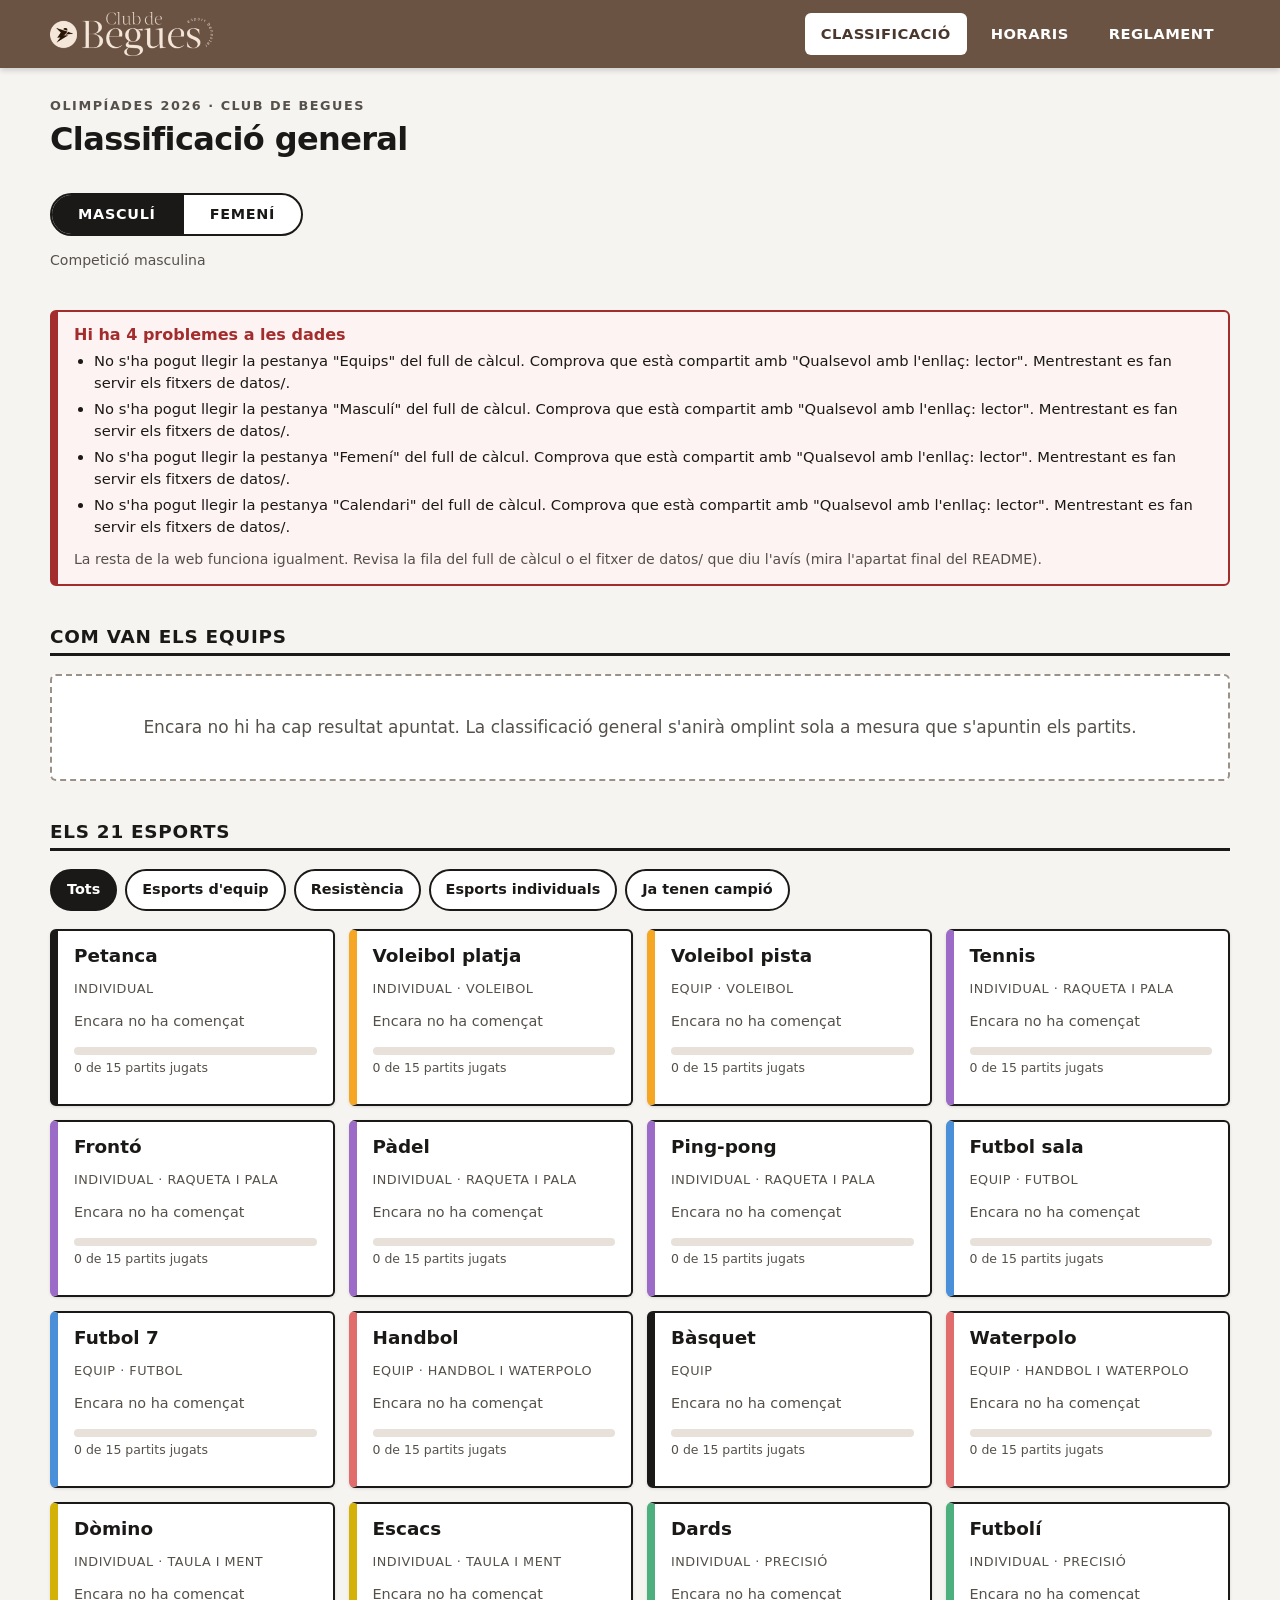
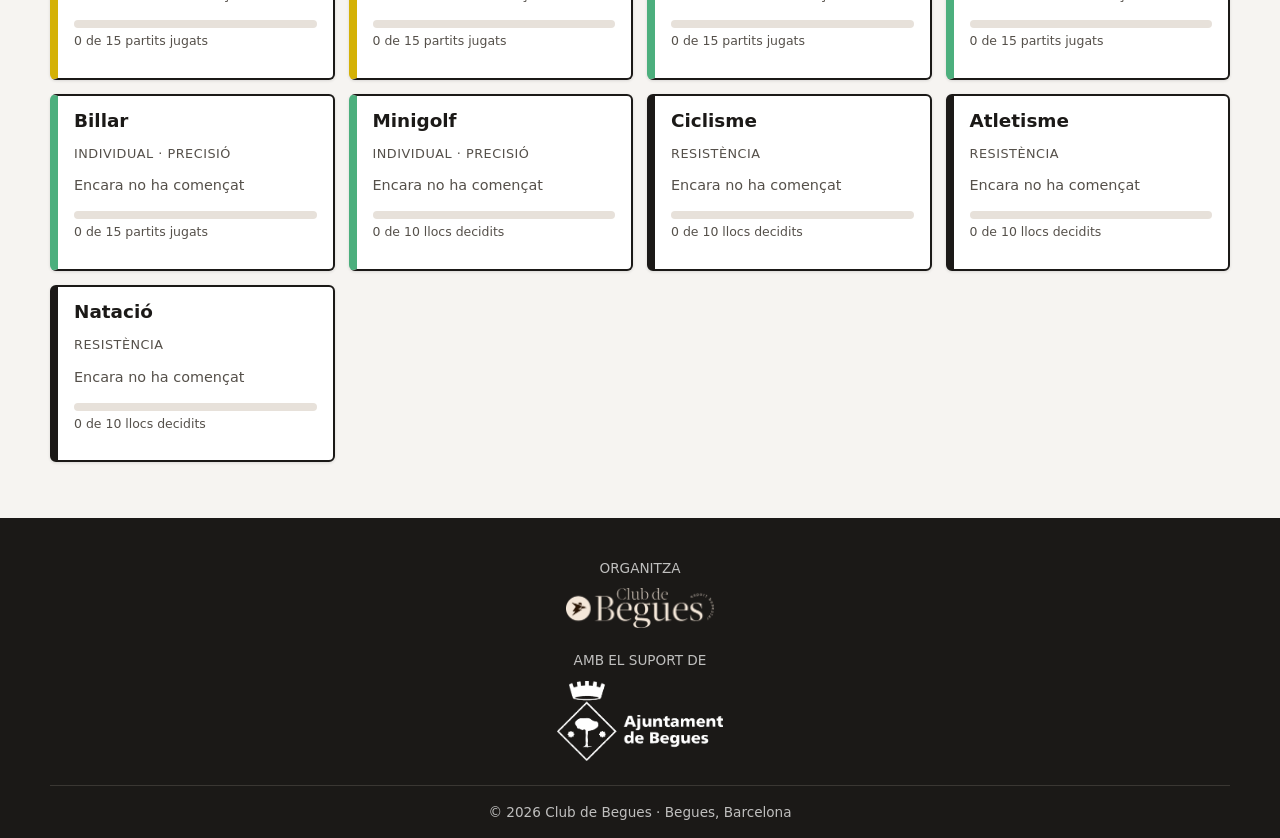
<file: index.html>
<!DOCTYPE html>
<html lang="ca">
<head>
    <meta charset="UTF-8">
    <meta name="viewport" content="width=device-width, initial-scale=1.0">
    <title>Classificació · Olimpíades 2026 - Club de Begues</title>
    <meta name="description" content="Classificació general i quadres dels 21 esports de les Olimpíades 2026 del Club de Begues.">
    <link rel="stylesheet" href="css/estilos.css">
    <script src="js/menu.js" defer></script>
</head>
<body>

    <header class="barra">
        <div class="contenidor">
            <a href="index.html"><img src="img/logo_club.png" alt="Club de Begues"></a>
            <button class="menu-boto" id="menu-boto" type="button" aria-label="Obrir el menú" aria-expanded="false" aria-controls="menu-principal">
                <span></span><span></span><span></span>
            </button>
            <nav id="menu-principal">
                <a href="index.html" aria-current="page">Classificació</a>
                <a href="horaris.html">Horaris</a>
                <a href="reglament.html">Reglament</a>
            </nav>
        </div>
    </header>

    <main class="contenidor">

        <div class="titol-pagina">
            <p class="sobretitol">Olimpíades 2026 · Club de Begues</p>
            <h1>Classificació general</h1>
            <div id="selector"></div>
            <p id="subtitol" class="nota" style="margin-top:10px"></p>
        </div>

        <div id="errors" hidden></div>

        <noscript>
            <div class="avis">
                <h3>Cal activar el JavaScript</h3>
                <p>Aquesta pàgina calcula la classificació al mateix navegador. Sense JavaScript no es pot mostrar.</p>
            </div>
        </noscript>

        <section class="seccio" id="seccio-ara" hidden>
            <h2 id="titol-ara">Ara i després</h2>
            <div id="ara"></div>
            <p class="nota" style="margin-top:12px"><a href="horaris.html" id="enllac-horaris">Tots els horaris →</a></p>
        </section>

        <section class="seccio">
            <h2>Com van els equips</h2>
            <div id="general"><p class="carregant">Carregant les dades…</p></div>
            <div id="resum-esports"></div>
        </section>

        <section class="seccio">
            <h2>Els 21 esports</h2>
            <div id="filtres" class="filtres"></div>
            <div id="reixa" class="reixa"></div>
        </section>

    </main>

    <footer class="peu">
        <div class="contenidor">
            <p>Organitza</p>
            <img src="img/logo_club.png" alt="Club de Begues" height="40">
            <p>Amb el suport de</p>
            <img src="img/logo_ajuntament.png" alt="Ajuntament de Begues" height="80">
            <hr>
            <p class="credit">&copy; 2026 Club de Begues · Begues, Barcelona</p>
        </div>
    </footer>

    <script type="module" src="js/general.js"></script>
</body>
</html>
</file>
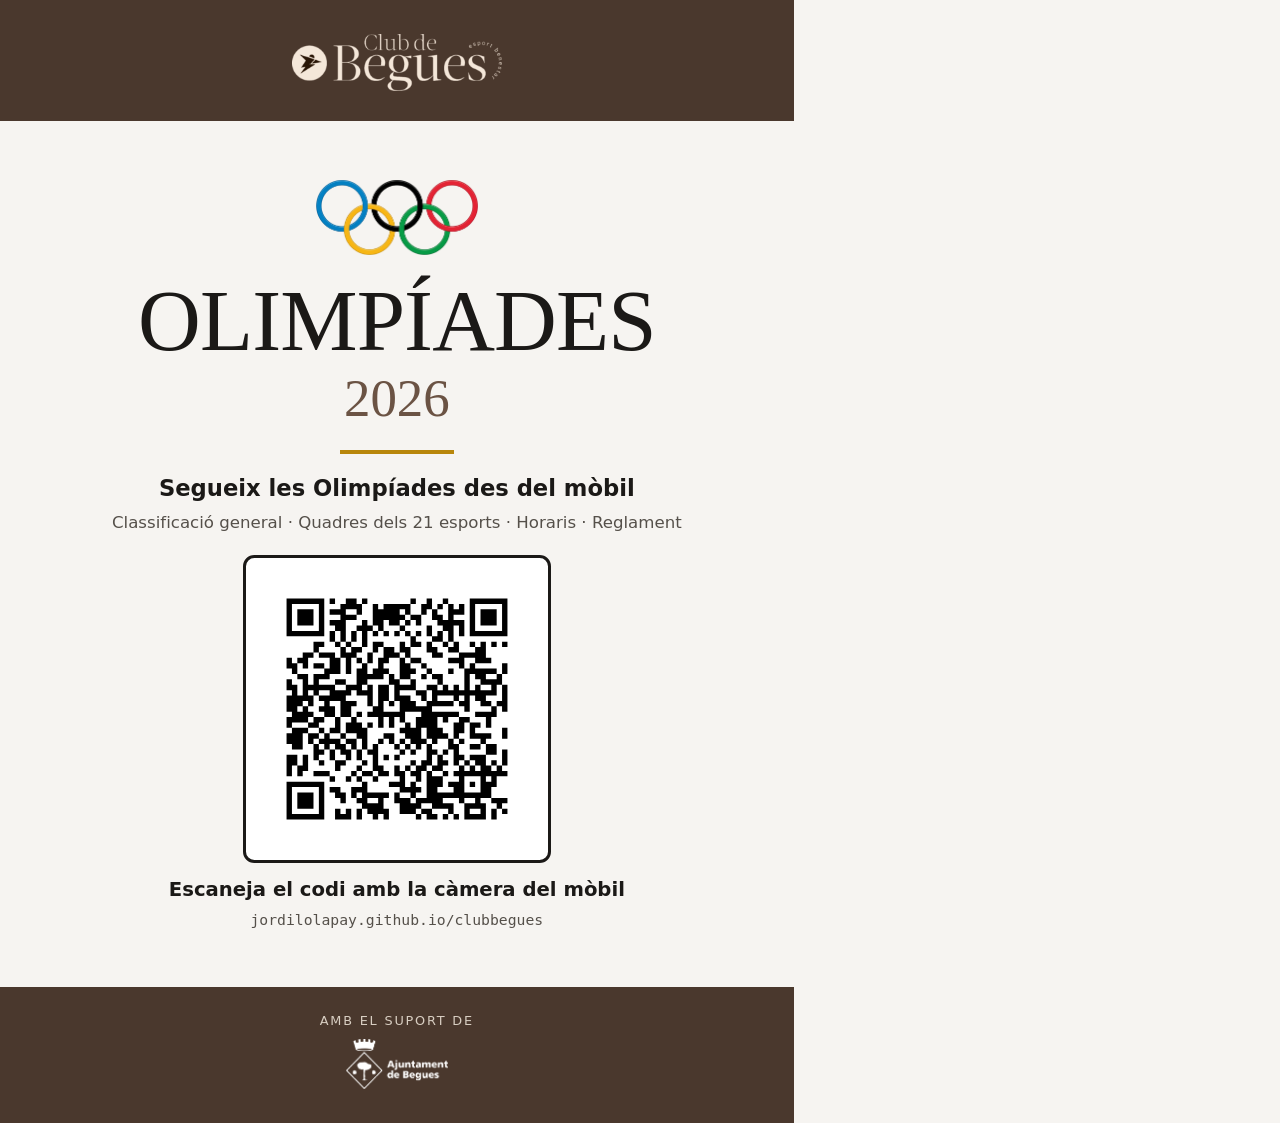
<file: cartell-qr.html>
<!DOCTYPE html>
<html lang="ca">
<head>
<meta charset="UTF-8">
<title>Cartell QR · Olimpíades 2026</title>
<style>
  @page { size: A4 portrait; margin: 0; }

  * { margin: 0; padding: 0; box-sizing: border-box; }

  html, body {
    width: 210mm;
    height: 297mm;
    -webkit-print-color-adjust: exact;
    print-color-adjust: exact;
  }

  body {
    background: #f6f4f1;
    color: #1b1917;
    font-family: system-ui, -apple-system, "Segoe UI", Roboto, Arial, sans-serif;
    display: flex;
    flex-direction: column;
  }

  /* Franja superior amb el logo del club (el logo és crema, necessita fons fosc) */
  .capcalera {
    background: #4a382d;
    padding: 9mm 0 8mm;
    text-align: center;
  }
  .capcalera img { height: 15mm; display: block; margin: 0 auto; }

  .cos {
    flex: 1;
    display: flex;
    flex-direction: column;
    align-items: center;
    justify-content: center;
    text-align: center;
    padding: 6mm 18mm;
  }

  .aros { height: 20mm; margin-bottom: 6mm; }

  h1 {
    font-family: Georgia, "Times New Roman", serif;
    font-size: 23mm;
    line-height: 1;
    font-weight: 400;
    letter-spacing: -0.01em;
  }

  .any {
    font-family: Georgia, "Times New Roman", serif;
    font-size: 14mm;
    line-height: 1.1;
    color: #6b5344;
    margin-top: 1mm;
  }

  .separador {
    width: 30mm;
    height: 1.2mm;
    background: #b8860b;
    margin: 6mm 0 5mm;
  }

  .invitacio {
    font-size: 6mm;
    line-height: 1.35;
    font-weight: 700;
    max-width: 130mm;
  }

  .detall {
    font-size: 4.4mm;
    color: #55504a;
    margin-top: 2.5mm;
  }

  .targeta-qr {
    background: #ffffff;
    border: 0.8mm solid #1b1917;
    border-radius: 3mm;
    padding: 5mm;
    margin: 6mm 0 4mm;
  }
  .targeta-qr img { width: 70mm; height: 70mm; display: block; }

  .instruccio {
    font-size: 5.2mm;
    font-weight: 700;
  }

  .url {
    font-family: "DejaVu Sans Mono", Consolas, monospace;
    font-size: 3.9mm;
    color: #55504a;
    margin-top: 2.5mm;
    word-break: break-all;
  }

  /* Peu: fons fosc perquè el logo de l'Ajuntament és blanc */
  .peu {
    background: #4a382d;
    padding: 7mm 0 9mm;
    display: flex;
    flex-direction: column;
    align-items: center;
    gap: 3mm;
  }
  .peu .etiqueta {
    font-size: 3.4mm;
    text-transform: uppercase;
    letter-spacing: 0.14em;
    color: #d8cec2;
  }
  .peu img { height: 13mm; display: block; }
</style>
</head>
<body>

  <div class="capcalera">
    <img src="img/logo_club.png" alt="Club de Begues">
  </div>

  <div class="cos">
    <img src="img/aros_olimpicos.png" alt="" class="aros">

    <h1>OLIMPÍADES</h1>
    <p class="any">2026</p>

    <div class="separador"></div>

    <p class="invitacio">Segueix les Olimpíades des del mòbil</p>
    <p class="detall">Classificació general · Quadres dels 21 esports · Horaris · Reglament</p>

    <div class="targeta-qr">
      <img src="img/qr-clubbegues.svg" alt="Codi QR del web de les Olimpíades">
    </div>

    <p class="instruccio">Escaneja el codi amb la càmera del mòbil</p>
    <p class="url">jordilolapay.github.io/clubbegues</p>
  </div>

  <div class="peu">
    <p class="etiqueta">Amb el suport de</p>
    <img src="img/logo_ajuntament.png" alt="Ajuntament de Begues">
  </div>

</body>
</html>
</file>
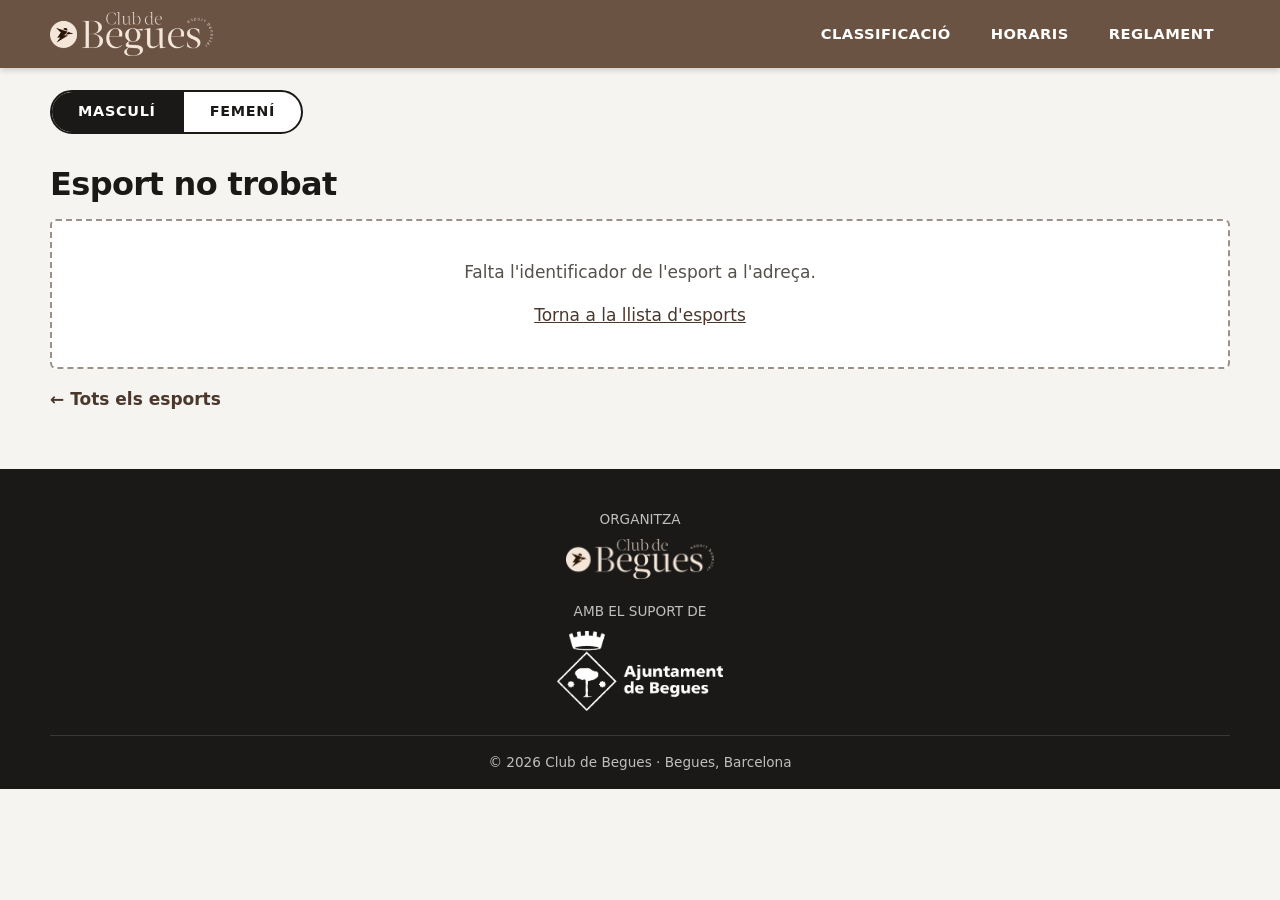
<file: deporte.html>
<!DOCTYPE html>
<html lang="ca">
<head>
    <meta charset="UTF-8">
    <meta name="viewport" content="width=device-width, initial-scale=1.0">
    <title>Quadre · Olimpíades 2026 - Club de Begues</title>
    <link rel="stylesheet" href="css/estilos.css">
    <script src="js/menu.js" defer></script>
</head>
<body>

    <header class="barra">
        <div class="contenidor">
            <a href="index.html"><img src="img/logo_club.png" alt="Club de Begues"></a>
            <button class="menu-boto" id="menu-boto" type="button" aria-label="Obrir el menú" aria-expanded="false" aria-controls="menu-principal">
                <span></span><span></span><span></span>
            </button>
            <nav id="menu-principal">
                <a href="index.html">Classificació</a>
                <a href="horaris.html">Horaris</a>
                <a href="reglament.html">Reglament</a>
            </nav>
        </div>
    </header>

    <main class="contenidor">

        <div id="selector-zona"><div id="selector"></div></div>

        <div id="capcalera" class="titol-pagina">
            <h1>Carregant…</h1>
        </div>

        <div id="errors" hidden></div>

        <noscript>
            <div class="avis">
                <h3>Cal activar el JavaScript</h3>
                <p>Aquesta pàgina dibuixa el quadre al mateix navegador. Sense JavaScript no es pot mostrar.</p>
            </div>
        </noscript>

        <div id="contingut"><p class="carregant">Carregant el quadre…</p></div>

        <a class="tornar" id="tornar" href="index.html">← Tots els esports</a>

    </main>

    <footer class="peu">
        <div class="contenidor">
            <p>Organitza</p>
            <img src="img/logo_club.png" alt="Club de Begues" height="40">
            <p>Amb el suport de</p>
            <img src="img/logo_ajuntament.png" alt="Ajuntament de Begues" height="80">
            <hr>
            <p class="credit">&copy; 2026 Club de Begues · Begues, Barcelona</p>
        </div>
    </footer>

    <script type="module" src="js/cuadro.js"></script>
</body>
</html>
</file>
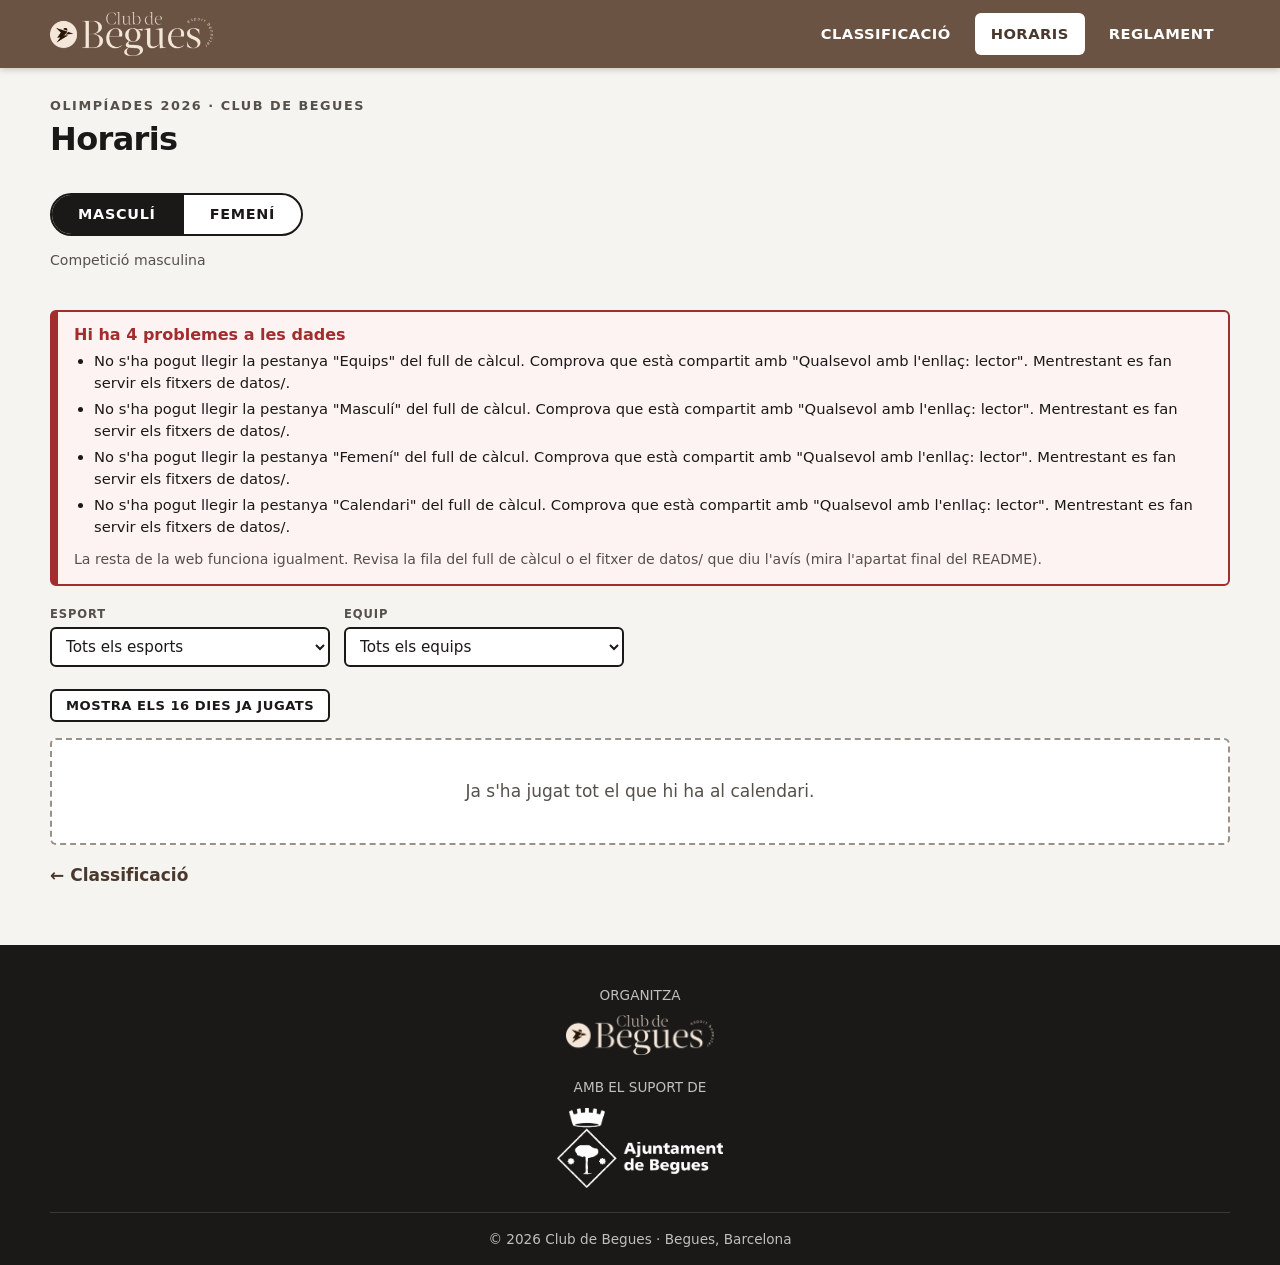
<file: horaris.html>
<!DOCTYPE html>
<html lang="ca">
<head>
    <meta charset="UTF-8">
    <meta name="viewport" content="width=device-width, initial-scale=1.0">
    <title>Horaris · Olimpíades 2026 - Club de Begues</title>
    <meta name="description" content="Calendari dia a dia de les Olimpíades 2026 del Club de Begues: on i quan es juga cada partit.">
    <link rel="stylesheet" href="css/estilos.css">
    <script src="js/menu.js" defer></script>
</head>
<body>

    <header class="barra">
        <div class="contenidor">
            <a href="index.html"><img src="img/logo_club.png" alt="Club de Begues"></a>
            <button class="menu-boto" id="menu-boto" type="button" aria-label="Obrir el menú" aria-expanded="false" aria-controls="menu-principal">
                <span></span><span></span><span></span>
            </button>
            <nav id="menu-principal">
                <a href="index.html">Classificació</a>
                <a href="horaris.html" aria-current="page">Horaris</a>
                <a href="reglament.html">Reglament</a>
            </nav>
        </div>
    </header>

    <main class="contenidor">

        <div class="titol-pagina">
            <p class="sobretitol">Olimpíades 2026 · Club de Begues</p>
            <h1>Horaris</h1>
            <div id="selector"></div>
            <p id="subtitol" class="nota" style="margin-top:10px"></p>
        </div>

        <div id="errors" hidden></div>

        <noscript>
            <div class="avis">
                <h3>Cal activar el JavaScript</h3>
                <p>Aquesta pàgina munta el calendari al mateix navegador. Sense JavaScript no es pot mostrar.</p>
            </div>
        </noscript>

        <div id="filtres-horaris" class="filtres-horaris"></div>

        <div id="calendari"><p class="carregant">Carregant els horaris…</p></div>

        <a class="tornar" id="tornar" href="index.html">← Classificació</a>

    </main>

    <footer class="peu">
        <div class="contenidor">
            <p>Organitza</p>
            <img src="img/logo_club.png" alt="Club de Begues" height="40">
            <p>Amb el suport de</p>
            <img src="img/logo_ajuntament.png" alt="Ajuntament de Begues" height="80">
            <hr>
            <p class="credit">&copy; 2026 Club de Begues · Begues, Barcelona</p>
        </div>
    </footer>

    <script type="module" src="js/horaris.js"></script>
</body>
</html>
</file>
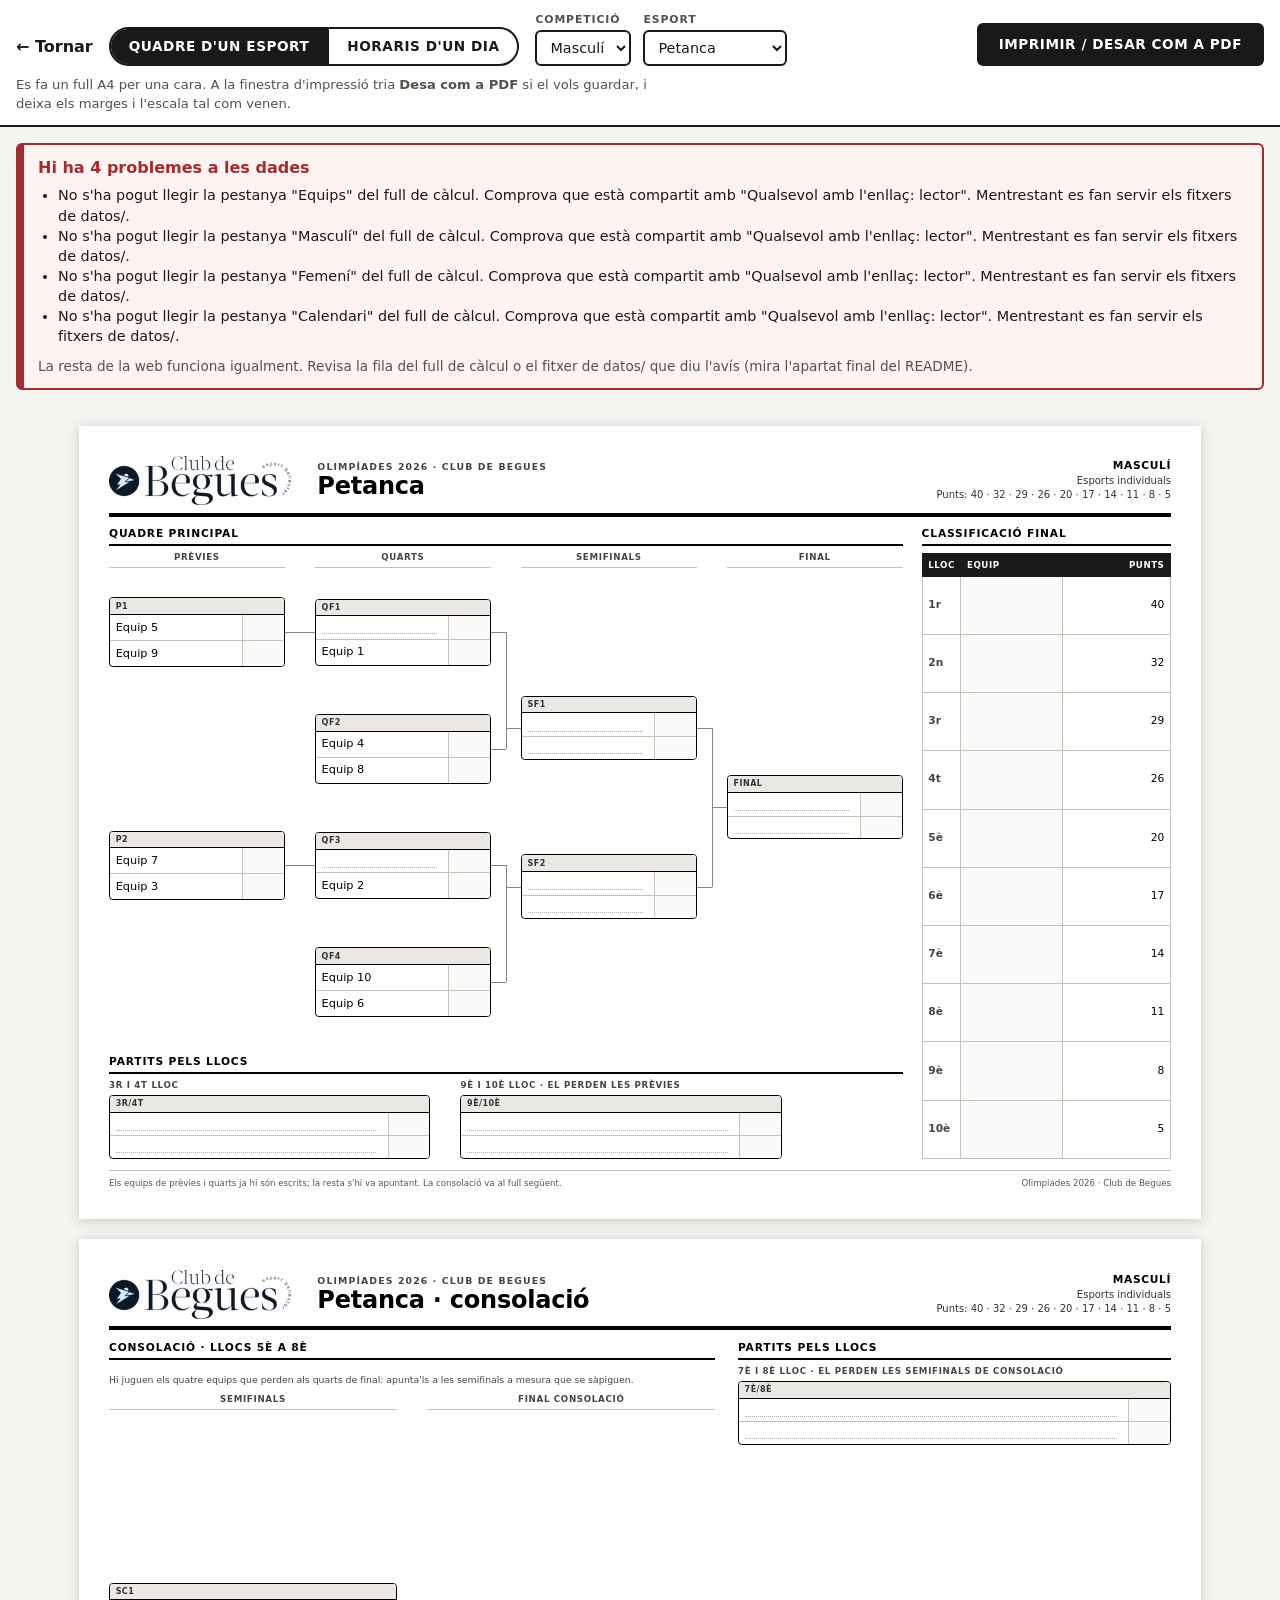
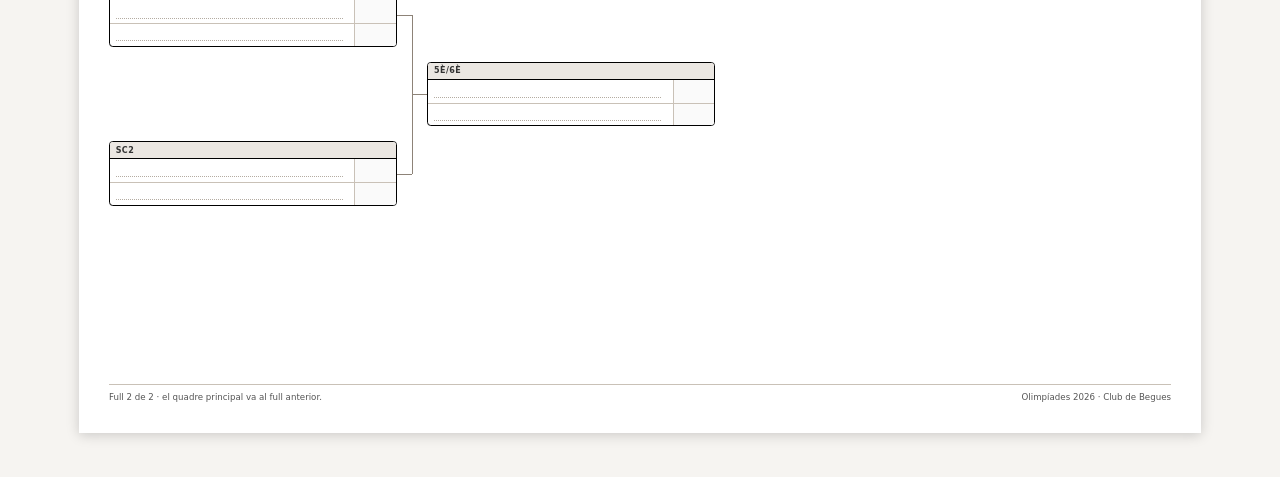
<file: imprimir.html>
<!DOCTYPE html>
<html lang="ca">
<head>
    <meta charset="UTF-8">
    <meta name="viewport" content="width=device-width, initial-scale=1.0">
    <title>Full per imprimir · Olimpíades 2026 - Club de Begues</title>
    <meta name="robots" content="noindex">
    <link rel="stylesheet" href="css/imprimir.css">
</head>
<body>

    <div class="barra-imprimir" id="barra">
        <div class="barra-imprimir__contingut">
            <a class="tornar" id="tornar" href="index.html">← Tornar</a>
            <div class="tria" id="tria"></div>
            <button type="button" class="boto-imprimir" id="boto-imprimir">Imprimir / Desar com a PDF</button>
        </div>
        <p class="ajuda-imprimir">
            Es fa un full A4 per una cara. A la finestra d'impressió tria <b>Desa com a PDF</b> si el
            vols guardar, i deixa els marges i l'escala tal com venen.
        </p>
    </div>

    <div id="errors" hidden></div>

    <noscript>
        <div class="avis">
            <h3>Cal activar el JavaScript</h3>
            <p>Aquesta pàgina munta el full al mateix navegador. Sense JavaScript no es pot mostrar.</p>
        </div>
    </noscript>

    <main id="full"><p class="carregant">Preparant el full…</p></main>

    <script type="module" src="js/imprimir.js"></script>
</body>
</html>
</file>
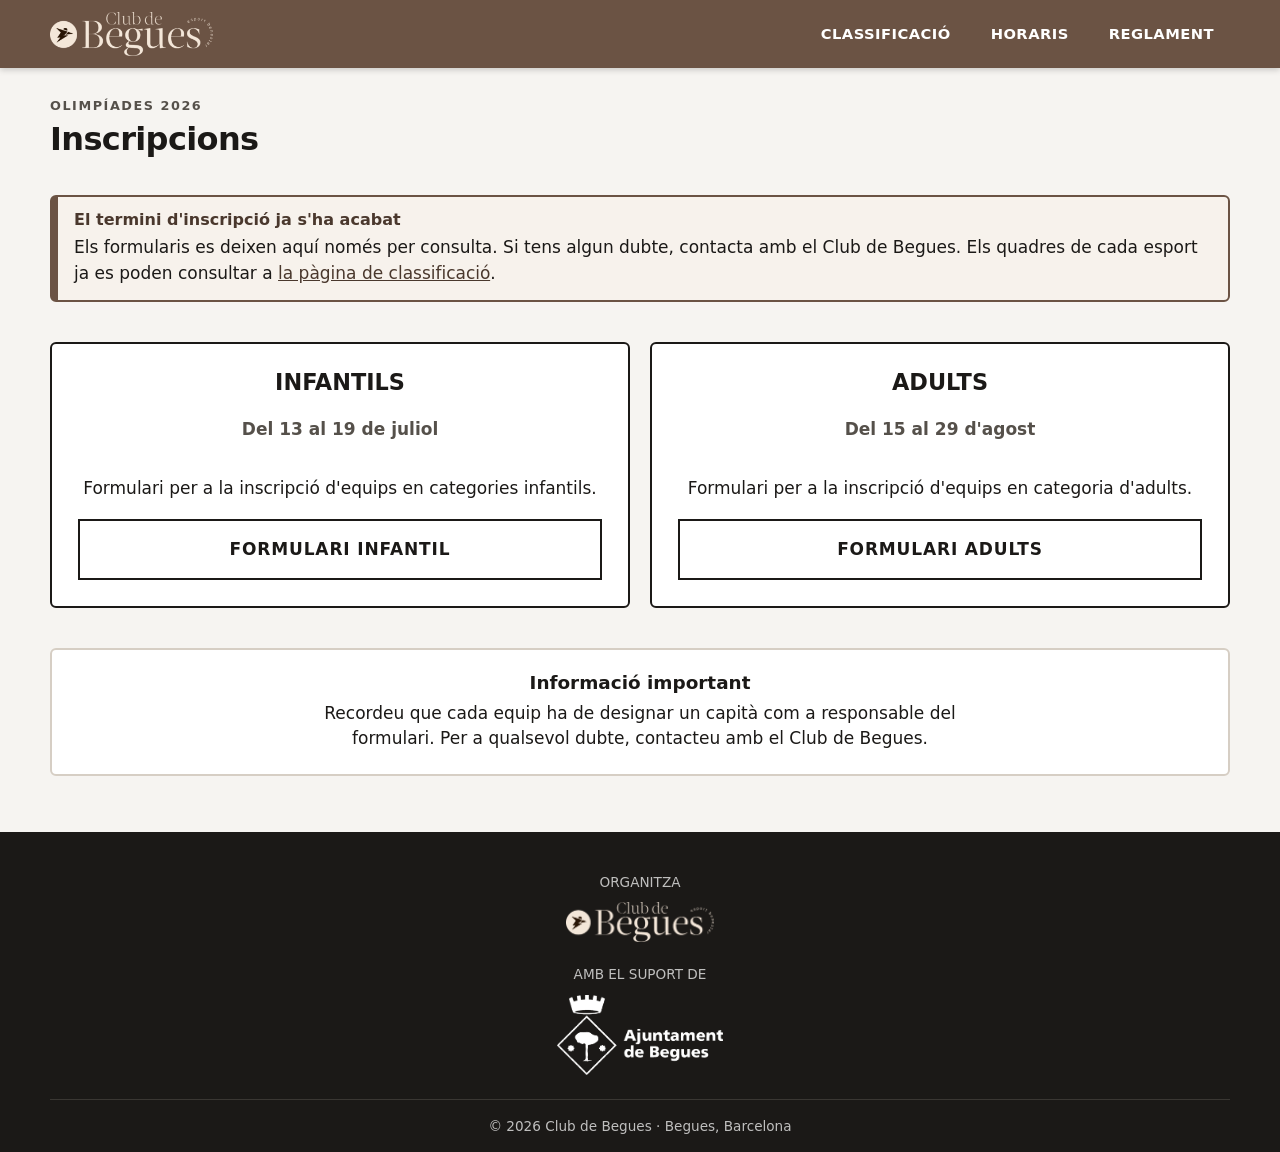
<file: inscripcions.html>
<!DOCTYPE html>
<html lang="ca">
<head>
    <meta charset="UTF-8">
    <meta name="viewport" content="width=device-width, initial-scale=1.0">
    <title>Inscripcions - Olimpíades 2026</title>
    <link rel="stylesheet" href="css/estilos.css">
    <script src="js/menu.js" defer></script>
</head>
<body>

    <header class="barra">
        <div class="contenidor">
            <a href="index.html"><img src="img/logo_club.png" alt="Club de Begues"></a>
            <button class="menu-boto" id="menu-boto" type="button" aria-label="Obrir el menú" aria-expanded="false" aria-controls="menu-principal">
                <span></span><span></span><span></span>
            </button>
            <nav id="menu-principal">
                <a href="index.html">Classificació</a>
                <a href="horaris.html">Horaris</a>
                <a href="reglament.html">Reglament</a>
            </nav>
        </div>
    </header>

    <main class="contenidor">

        <div class="titol-pagina">
            <p class="sobretitol">Olimpíades 2026</p>
            <h1>Inscripcions</h1>
        </div>

        <div class="avis" style="border-color: var(--marro); background: #f7f2ec;">
            <h3 style="color: var(--marro-fosc)">El termini d'inscripció ja s'ha acabat</h3>
            <p style="margin:0">Els formularis es deixen aquí només per consulta. Si tens algun dubte,
               contacta amb el Club de Begues. Els quadres de cada esport ja es poden consultar a
               <a href="index.html">la pàgina de classificació</a>.</p>
        </div>

        <div class="duo seccio">
            <div class="fitxa">
                <h2>INFANTILS</h2>
                <p class="dates-fitxa">Del 13 al 19 de juliol</p>
                <p>Formulari per a la inscripció d'equips en categories infantils.</p>
                <a href="https://docs.google.com/forms/d/1hBzw3w8CaER266NqhKtinLnrLOmZThmpotJxCvHfkSY/viewform?edit_requested=true" target="_blank" rel="noopener" class="boto boto--clar">Formulari infantil</a>
            </div>

            <div class="fitxa">
                <h2>ADULTS</h2>
                <p class="dates-fitxa">Del 15 al 29 d'agost</p>
                <p>Formulari per a la inscripció d'equips en categoria d'adults.</p>
                <a href="https://forms.gle/wFvwnvveZA4JSWQt8" target="_blank" rel="noopener" class="boto boto--clar">Formulari adults</a>
            </div>
        </div>

        <div class="caixa-info">
            <h2>Informació important</h2>
            <p>Recordeu que cada equip ha de designar un capità com a responsable del formulari.
               Per a qualsevol dubte, contacteu amb el Club de Begues.</p>
        </div>

    </main>

    <footer class="peu">
        <div class="contenidor">
            <p>Organitza</p>
            <img src="img/logo_club.png" alt="Club de Begues" height="40">
            <p>Amb el suport de</p>
            <img src="img/logo_ajuntament.png" alt="Ajuntament de Begues" height="80">
            <hr>
            <p class="credit">&copy; 2026 Club de Begues · Begues, Barcelona</p>
        </div>
    </footer>

</body>
</html>
</file>
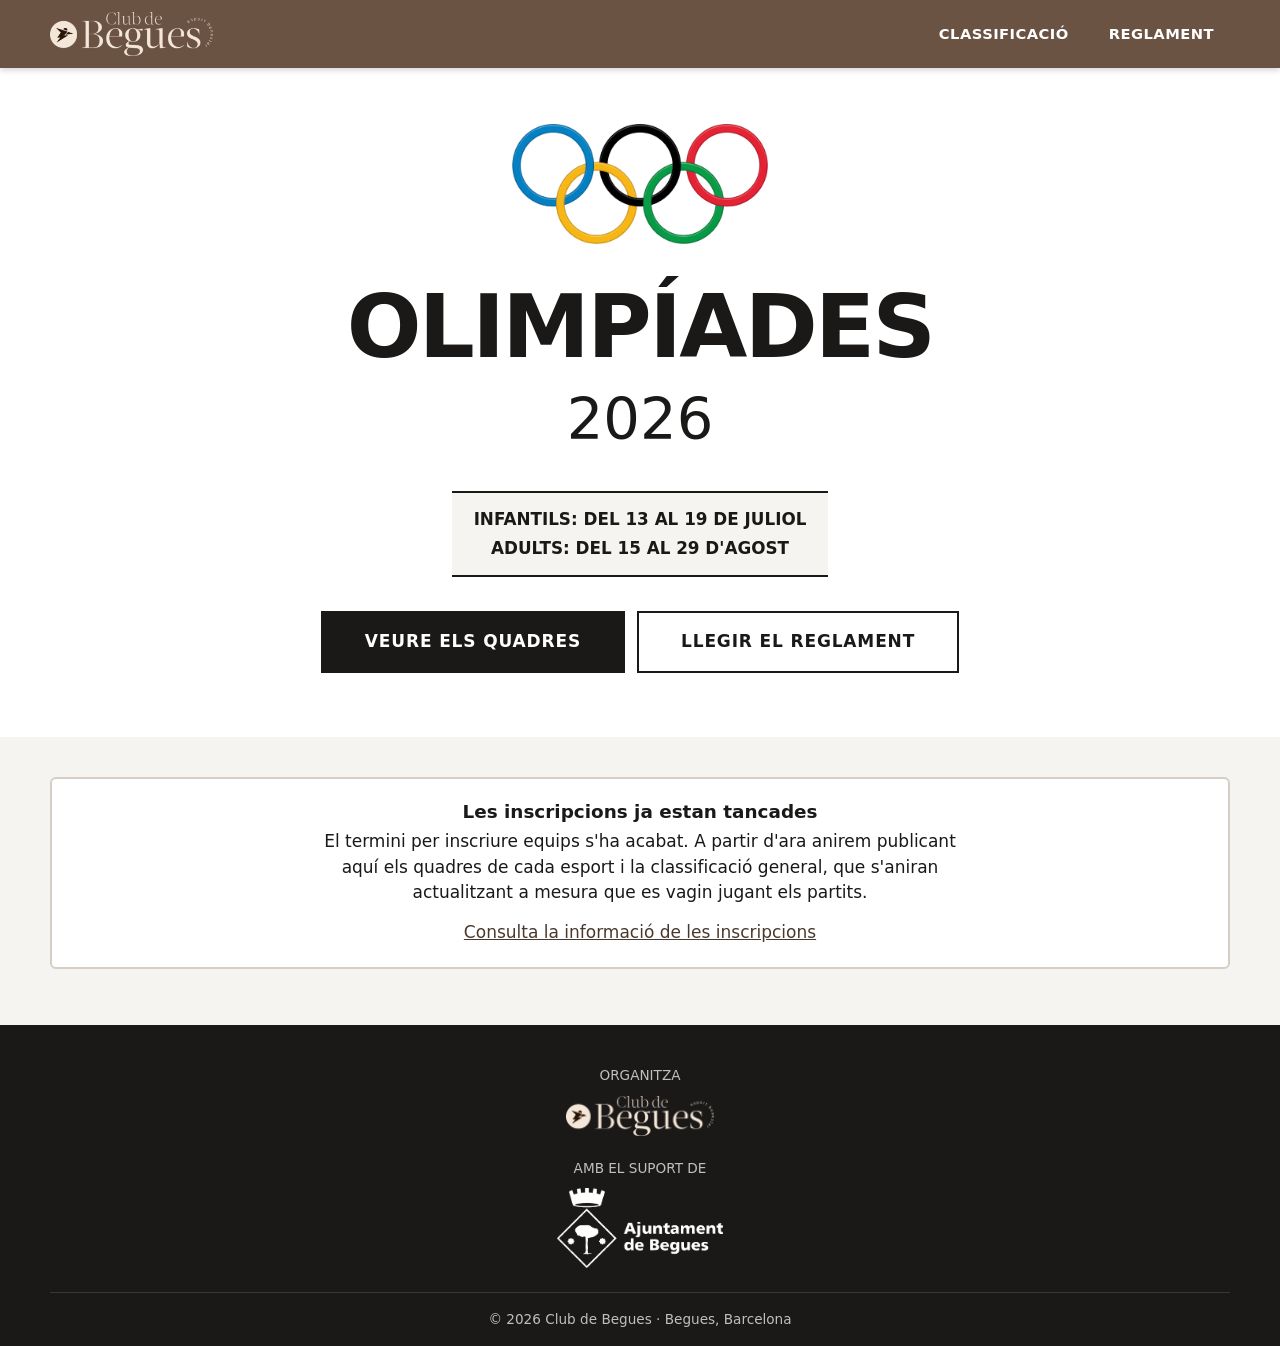
<file: portada.html>
<!DOCTYPE html>
<html lang="ca">
<head>
    <meta charset="UTF-8">
    <meta name="viewport" content="width=device-width, initial-scale=1.0">
    <title>Olimpíades 2026 - Club de Begues</title>
    <link rel="stylesheet" href="css/estilos.css">
    <script src="js/menu.js" defer></script>
</head>
<body>

    <header class="barra">
        <div class="contenidor">
            <a href="index.html"><img src="img/logo_club.png" alt="Club de Begues"></a>
            <button class="menu-boto" id="menu-boto" type="button" aria-label="Obrir el menú" aria-expanded="false" aria-controls="menu-principal">
                <span></span><span></span><span></span>
            </button>
            <nav id="menu-principal">
                <a href="index.html">Classificació</a>
                <a href="reglament.html">Reglament</a>
            </nav>
        </div>
    </header>

    <section class="portada">
        <div class="contenidor">
            <img src="img/aros_olimpicos.png" alt="Aros olímpics" class="aros">

            <h1>OLIMPÍADES</h1>
            <p class="any">2026</p>

            <div class="dates">
                <p>Infantils: del 13 al 19 de juliol</p>
                <p>Adults: del 15 al 29 d'agost</p>
            </div>

            <div class="botons">
                <a href="index.html" class="boto">Veure els quadres</a>
                <a href="reglament.html" class="boto boto--clar">Llegir el reglament</a>
            </div>
        </div>
    </section>

    <main class="contenidor">
        <div class="caixa-info">
            <h2>Les inscripcions ja estan tancades</h2>
            <p>El termini per inscriure equips s'ha acabat. A partir d'ara anirem publicant aquí els
               quadres de cada esport i la classificació general, que s'aniran actualitzant a mesura
               que es vagin jugant els partits.</p>
            <p style="margin-top:14px"><a href="inscripcions.html">Consulta la informació de les inscripcions</a></p>
        </div>
    </main>

    <footer class="peu">
        <div class="contenidor">
            <p>Organitza</p>
            <img src="img/logo_club.png" alt="Club de Begues" height="40">
            <p>Amb el suport de</p>
            <img src="img/logo_ajuntament.png" alt="Ajuntament de Begues" height="80">
            <hr>
            <p class="credit">&copy; 2026 Club de Begues · Begues, Barcelona</p>
        </div>
    </footer>

</body>
</html>
</file>
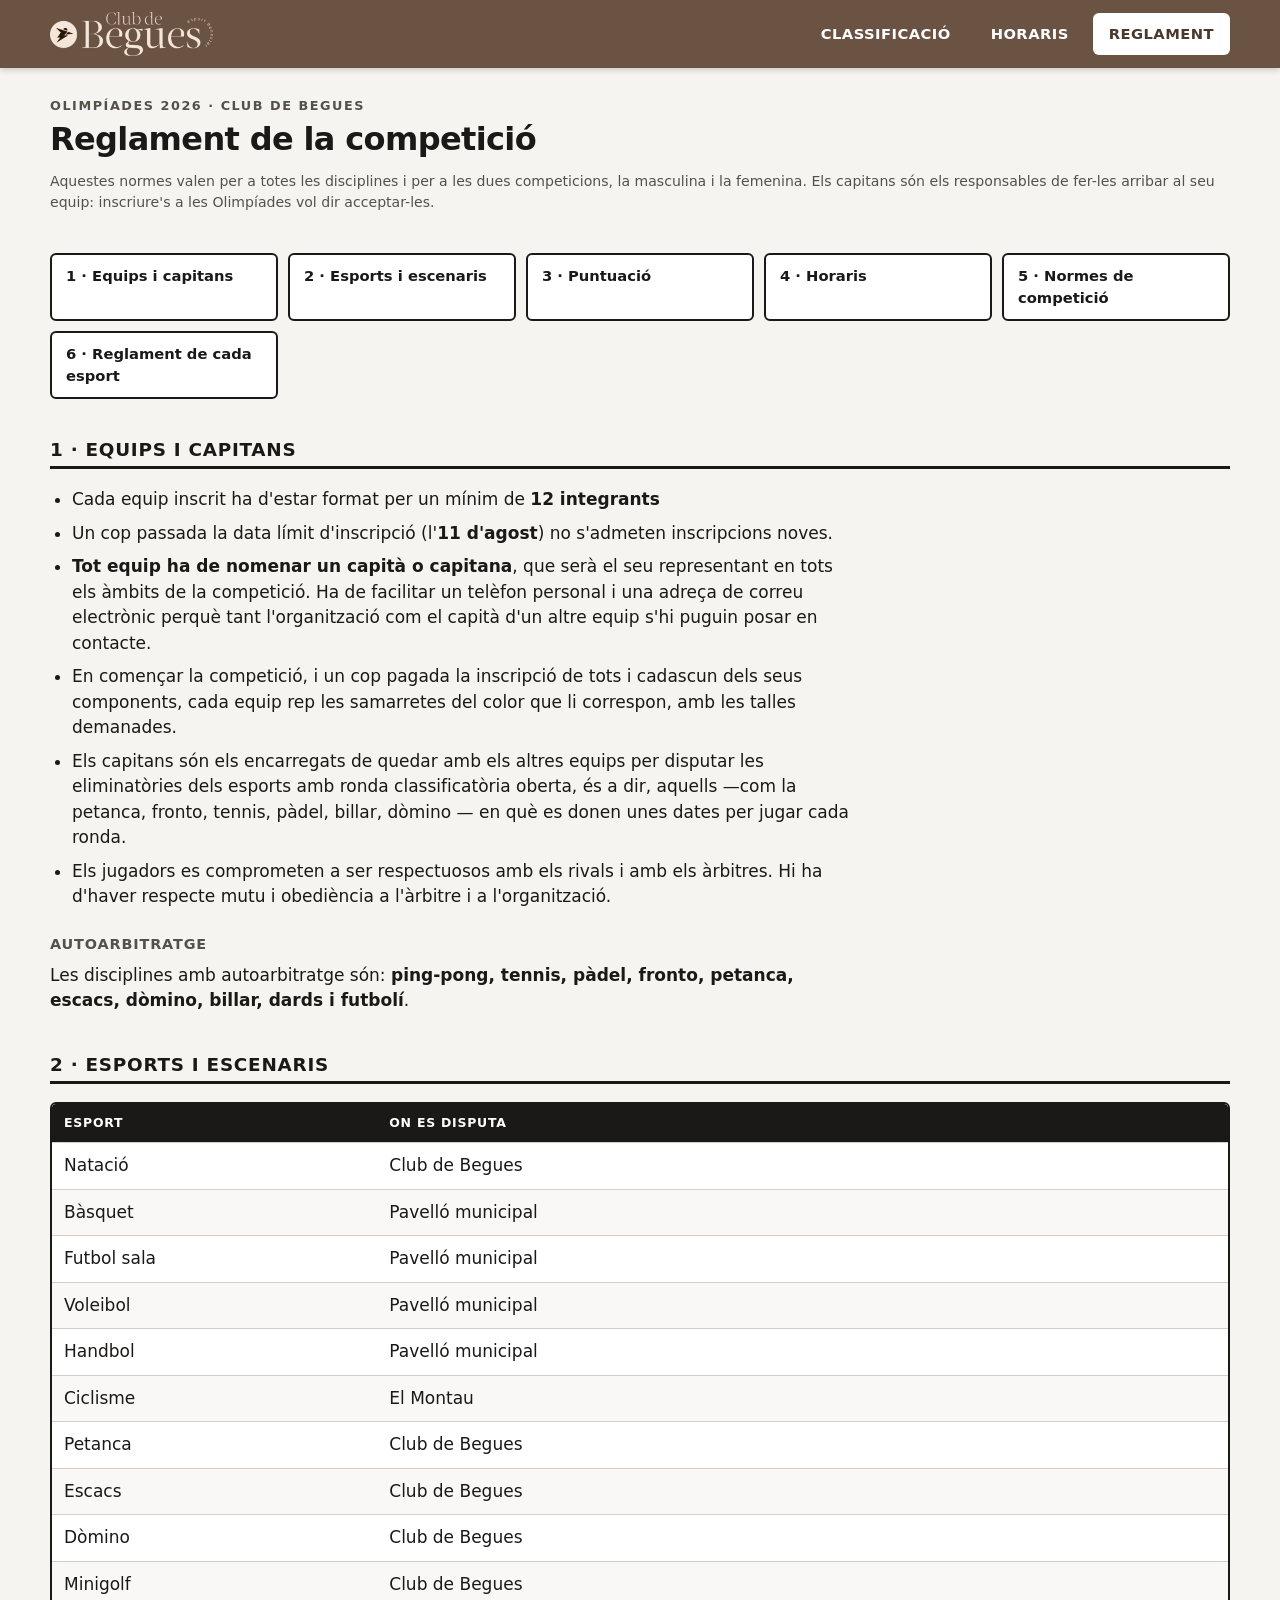
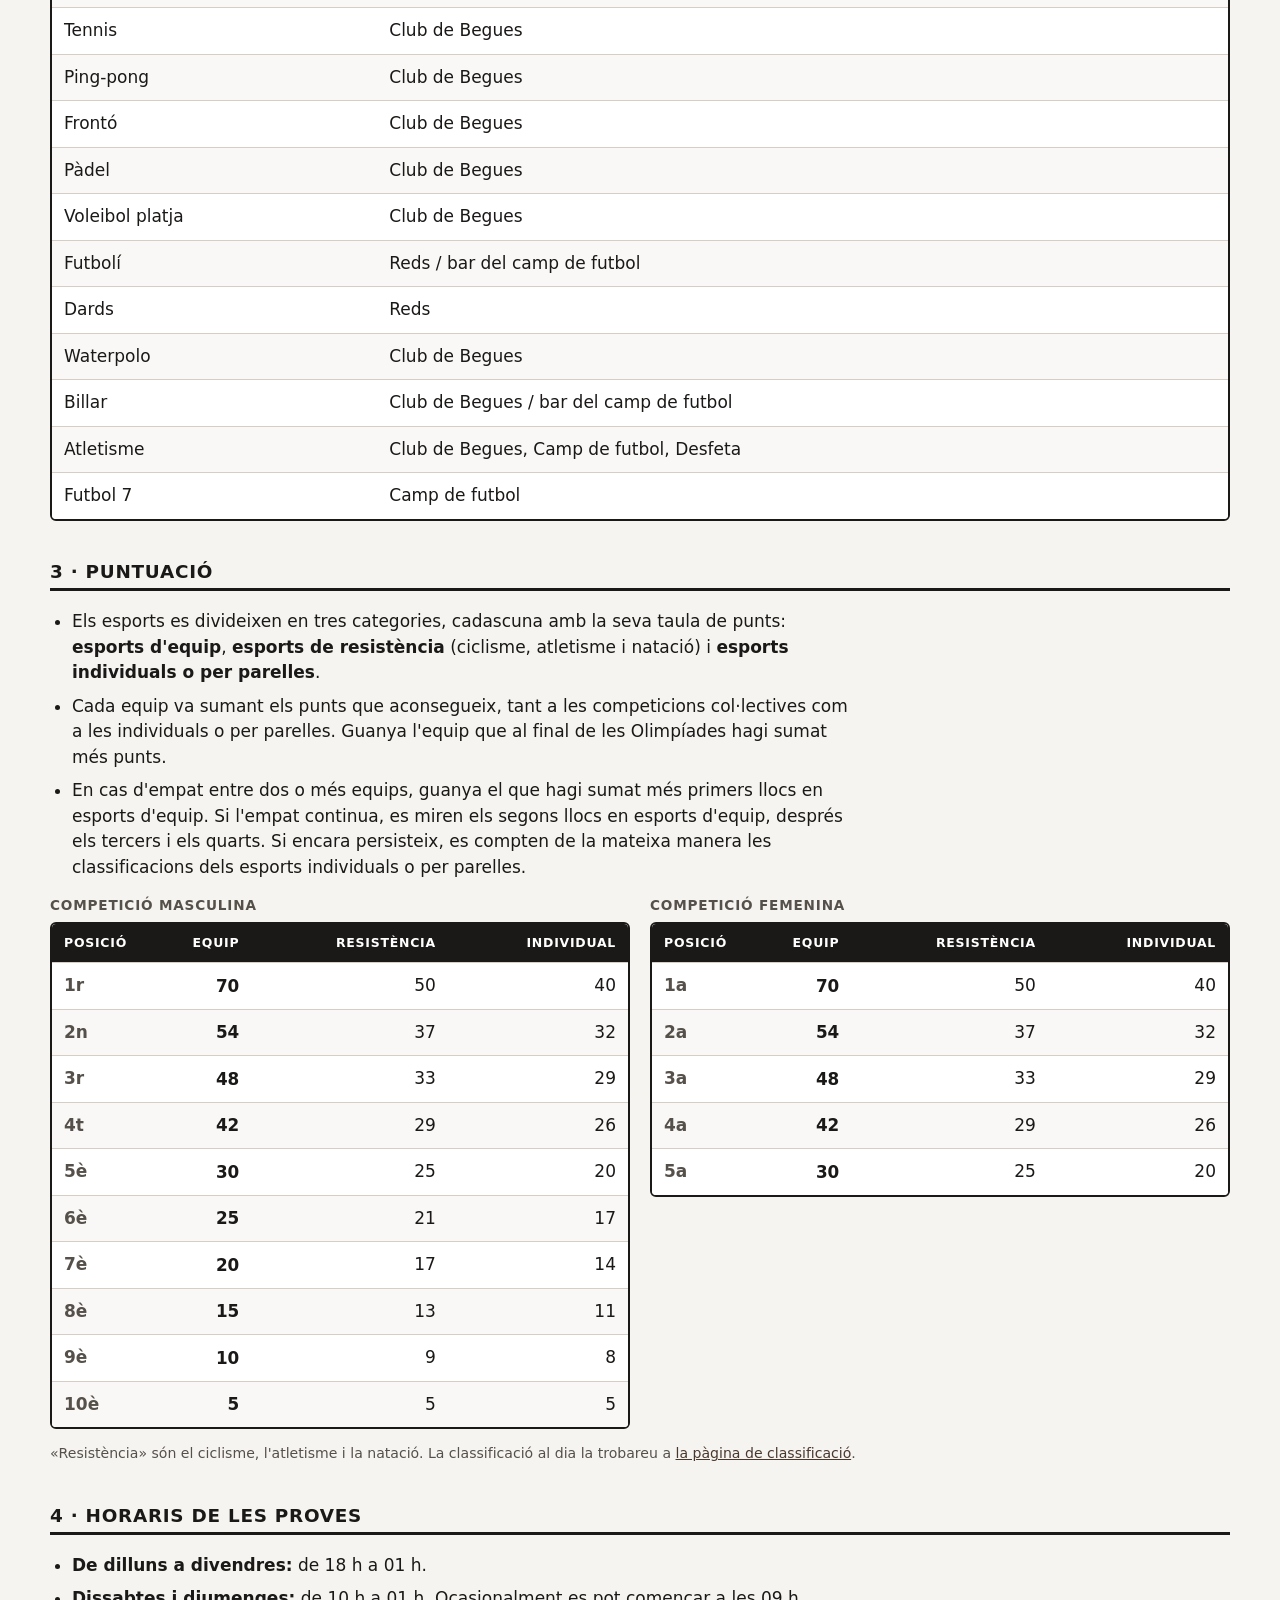
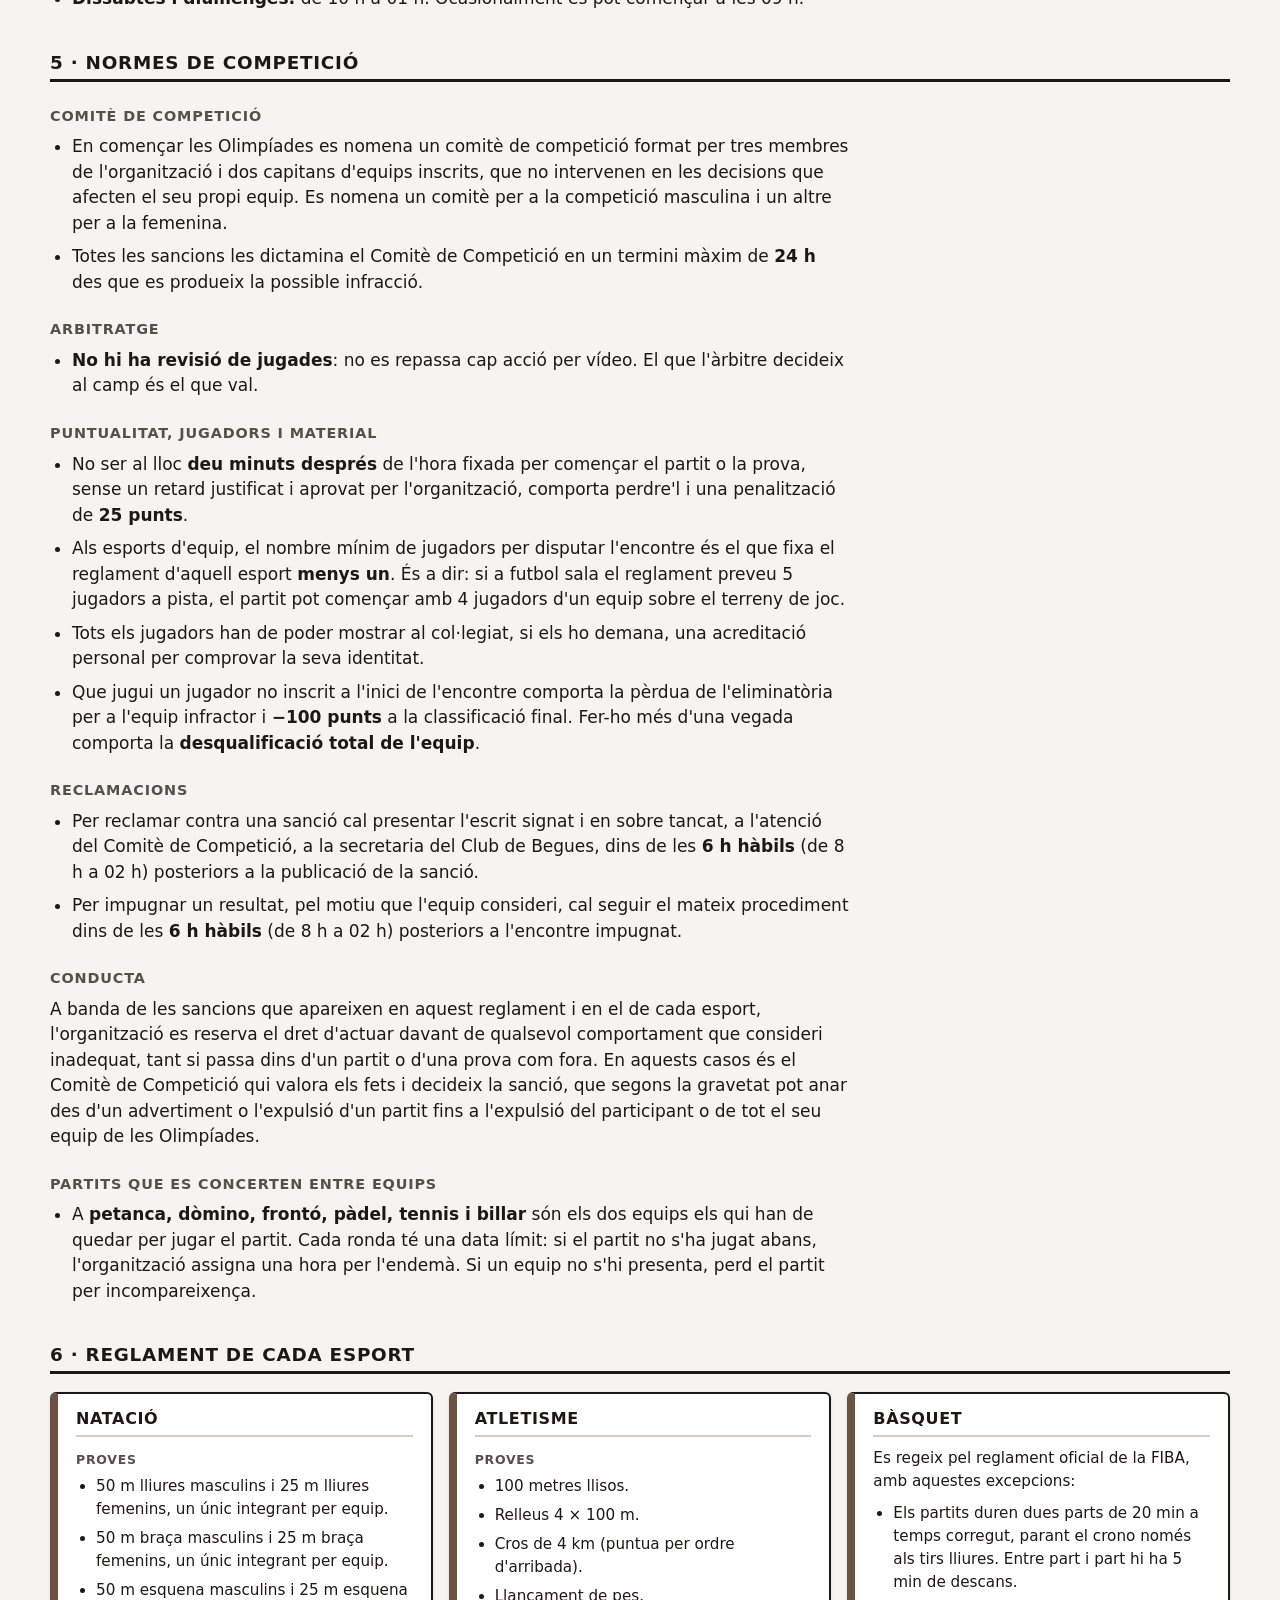
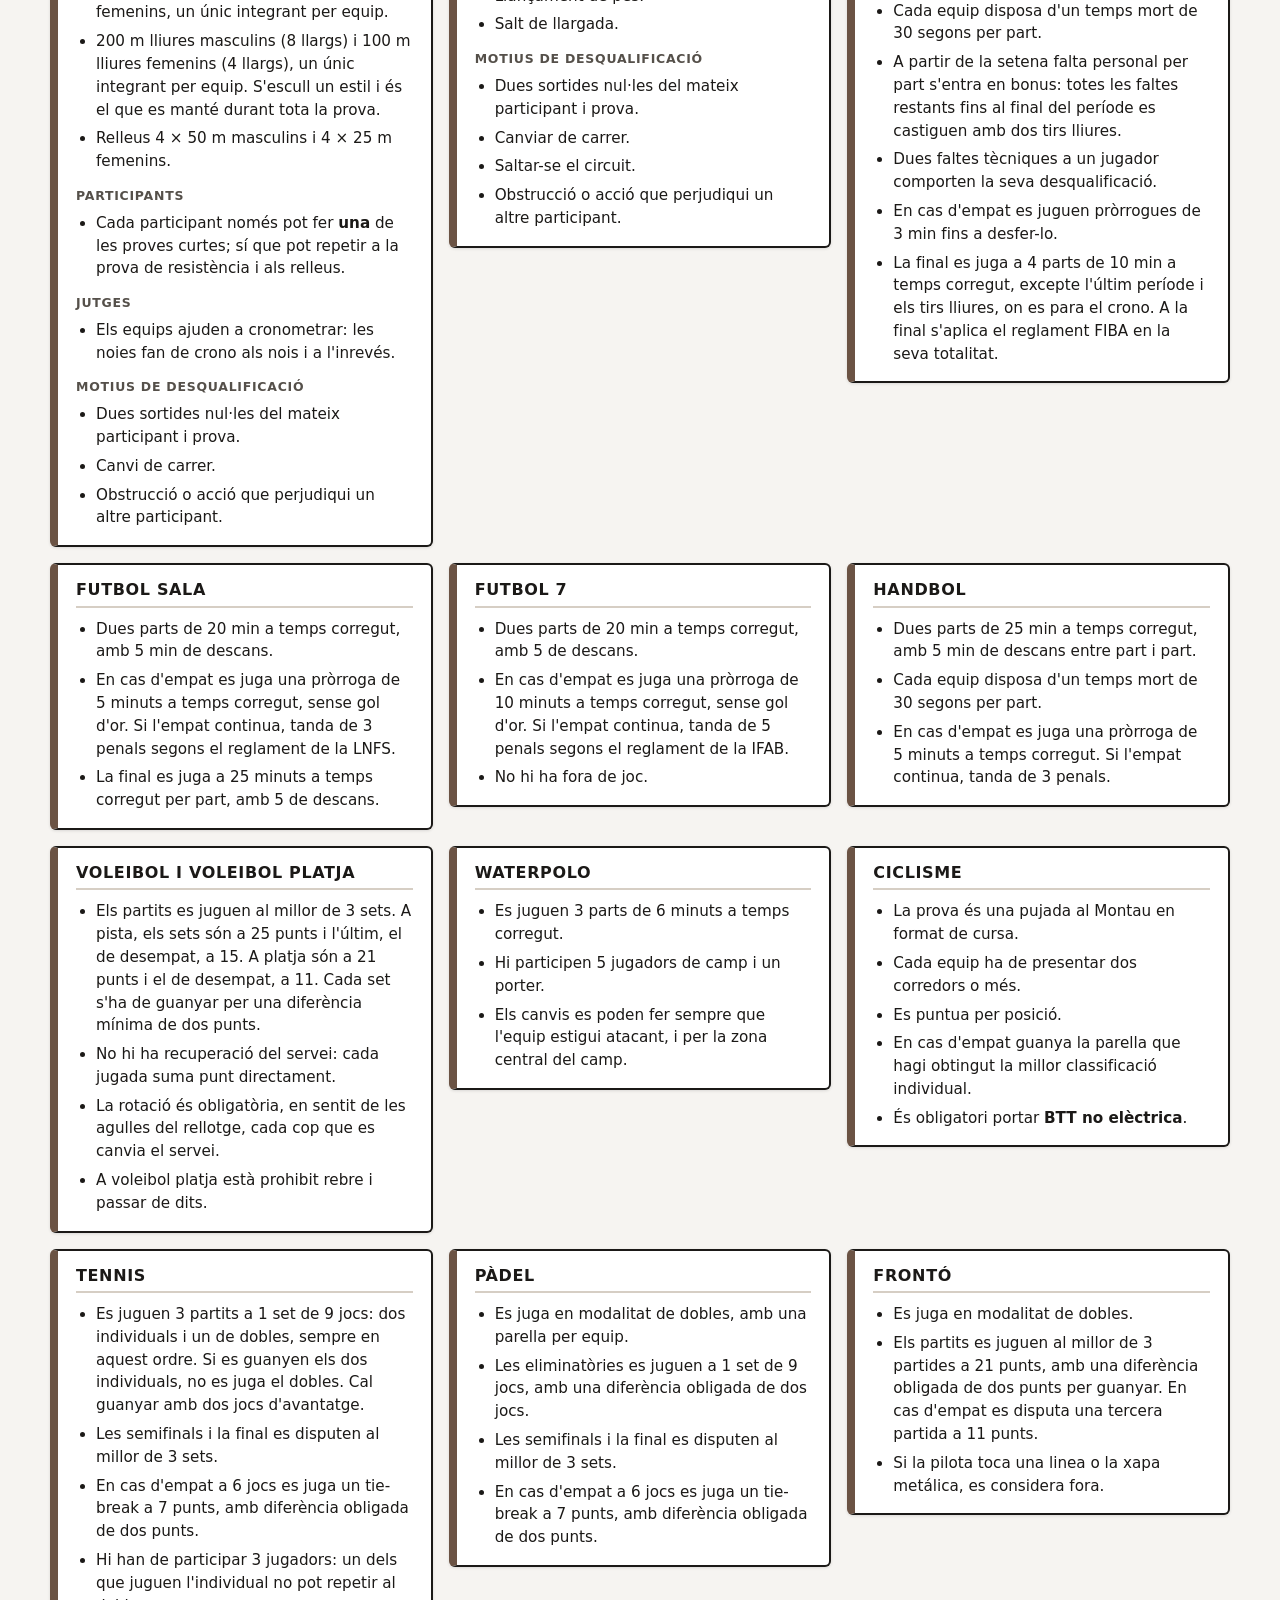
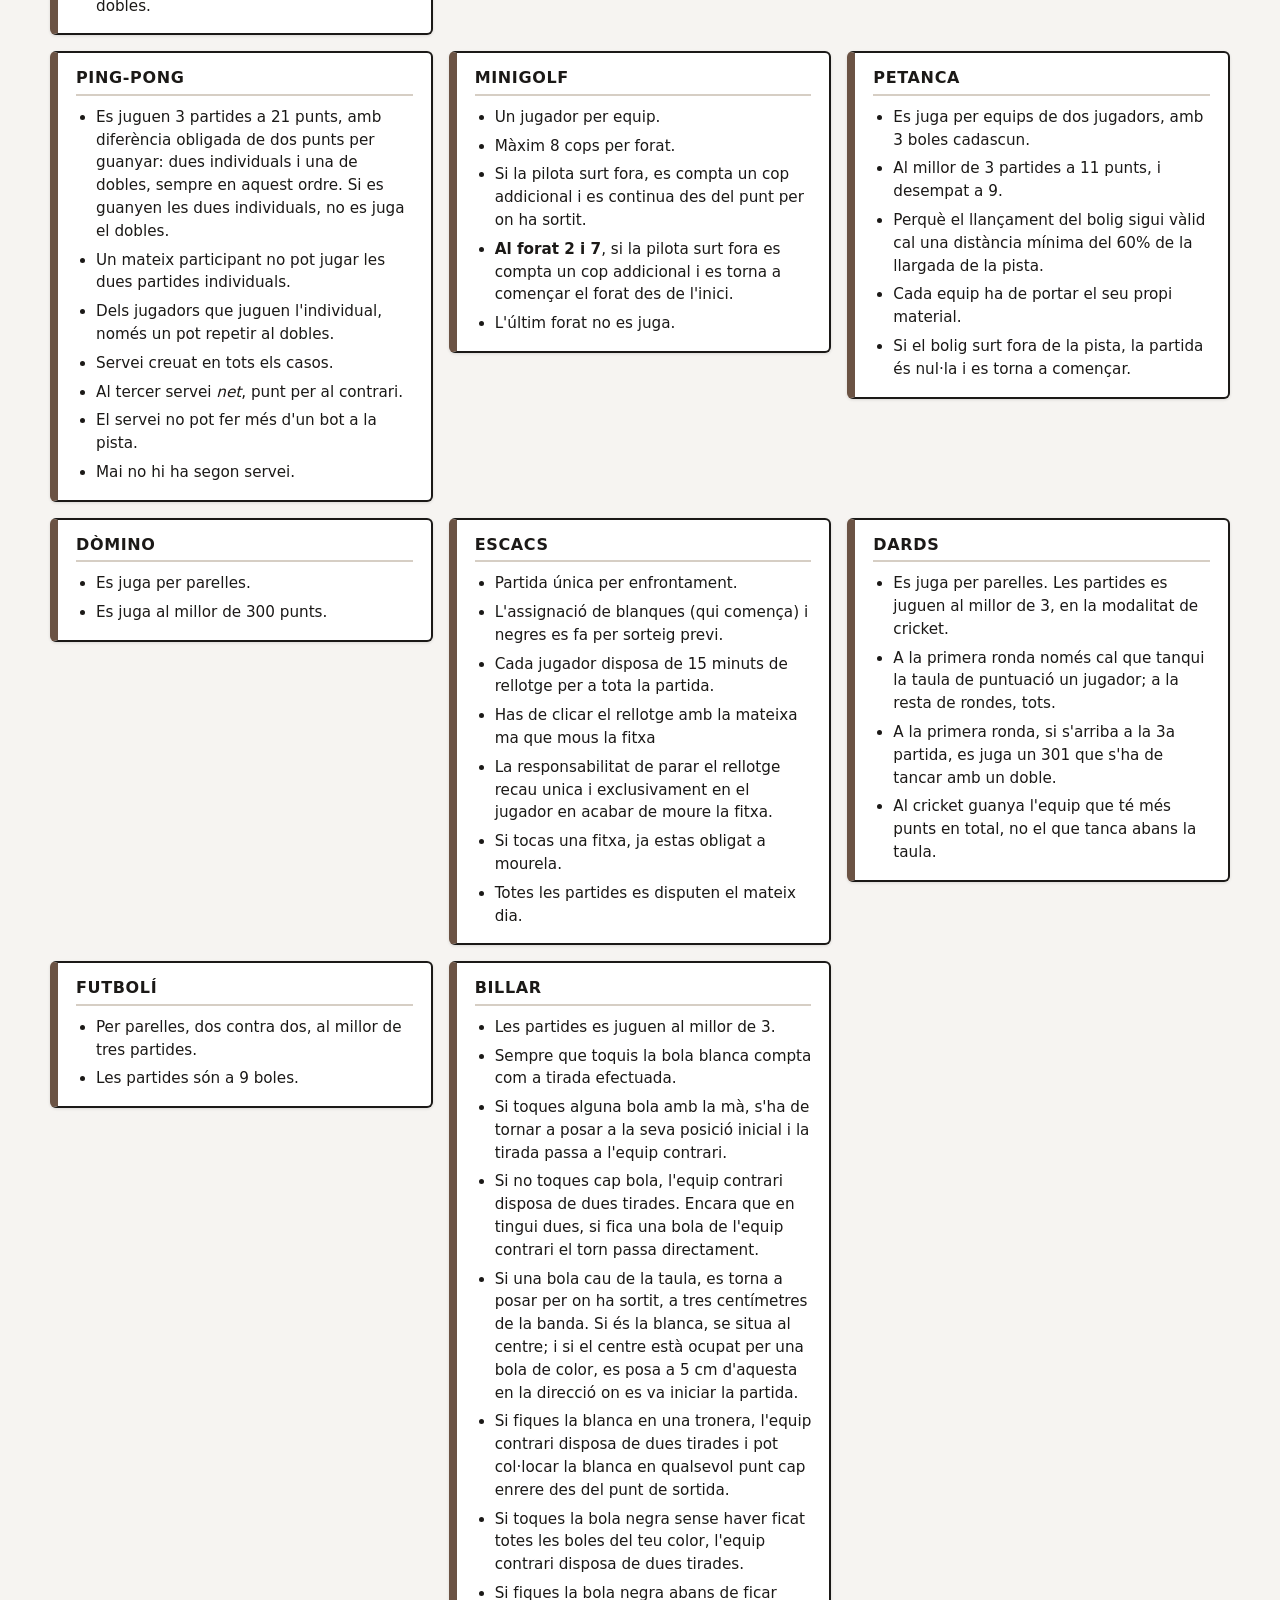
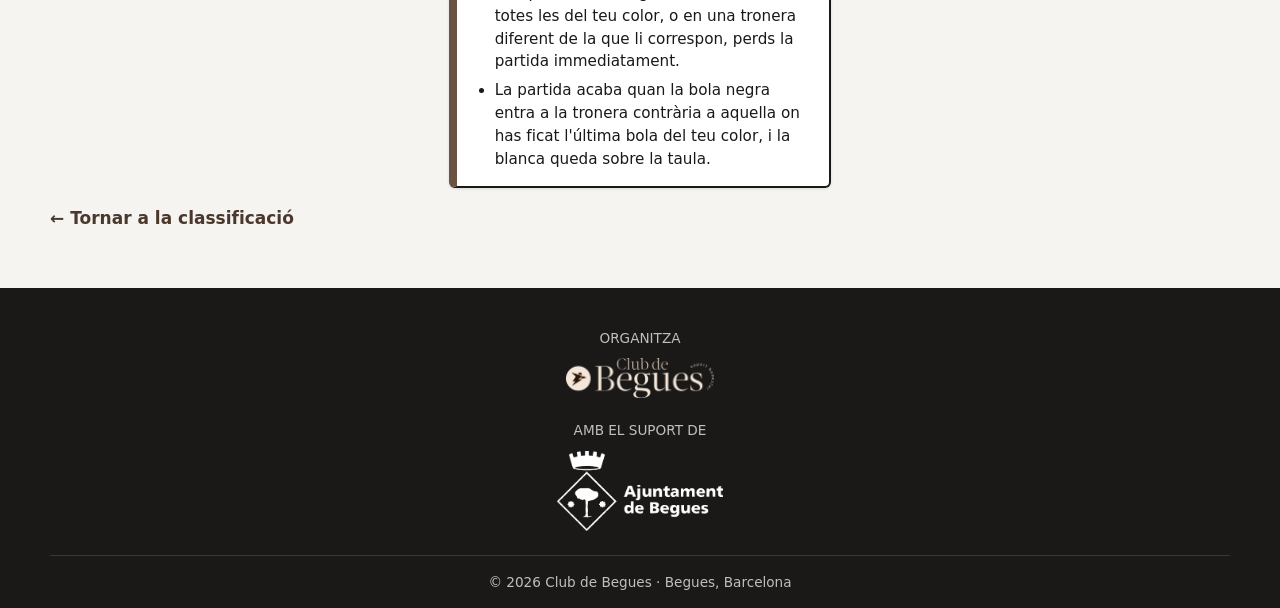
<file: reglament.html>
<!DOCTYPE html>
<html lang="ca">
<head>
    <meta charset="UTF-8">
    <meta name="viewport" content="width=device-width, initial-scale=1.0">
    <title>Reglament · Olimpíades 2026 - Club de Begues</title>
    <meta name="description" content="Reglament de les Olimpíades 2026 del Club de Begues: equips, puntuació, horaris, sancions i normes de cada esport.">
    <link rel="stylesheet" href="css/estilos.css">
    <script src="js/menu.js" defer></script>
</head>
<body>

    <header class="barra">
        <div class="contenidor">
            <a href="index.html"><img src="img/logo_club.png" alt="Club de Begues"></a>
            <button class="menu-boto" id="menu-boto" type="button" aria-label="Obrir el menú" aria-expanded="false" aria-controls="menu-principal">
                <span></span><span></span><span></span>
            </button>
            <nav id="menu-principal">
                <a href="index.html">Classificació</a>
                <a href="horaris.html">Horaris</a>
                <a href="reglament.html" aria-current="page">Reglament</a>
            </nav>
        </div>
    </header>

    <main class="contenidor">

        <div class="titol-pagina">
            <p class="sobretitol">Olimpíades 2026 · Club de Begues</p>
            <h1>Reglament de la competició</h1>
            <p class="nota">Aquestes normes valen per a totes les disciplines i per a les dues
               competicions, la masculina i la femenina. Els capitans són els responsables de fer-les
               arribar al seu equip: inscriure's a les Olimpíades vol dir acceptar-les.</p>
        </div>

        <nav class="sumari" aria-label="Índex del reglament">
            <a href="#equips">1 · Equips i capitans</a>
            <a href="#esports">2 · Esports i escenaris</a>
            <a href="#puntuacio">3 · Puntuació</a>
            <a href="#horaris">4 · Horaris</a>
            <a href="#competicio">5 · Normes de competició</a>
            <a href="#per-esports">6 · Reglament de cada esport</a>
        </nav>

        <section class="seccio" id="equips">
            <h2>1 · Equips i capitans</h2>
            <div class="reglament">
                <ul>
                    <li>Cada equip inscrit ha d'estar format per un mínim de <b>12 integrants</b></li>
                    <li>Un cop passada la data límit d'inscripció (l'<b>11 d'agost</b>) no s'admeten inscripcions noves.</li>
                    <li><b>Tot equip ha de nomenar un capità o capitana</b>, que serà el seu
                        representant en tots els àmbits de la competició. Ha de facilitar un telèfon
                        personal i una adreça de correu electrònic perquè tant l'organització com el
                        capità d'un altre equip s'hi puguin posar en contacte.</li>
                    <li>En començar la competició, i un cop pagada la inscripció de tots i cadascun
                        dels seus components, cada equip rep les samarretes del color que li correspon,
                        amb les talles demanades.</li>
                    <li>Els capitans són els encarregats de quedar amb els altres equips per disputar
                        les eliminatòries dels esports amb ronda classificatòria oberta, és a dir,
                        aquells —com la petanca, fronto, tennis, pàdel, billar, dòmino — en què es donen unes dates per jugar cada ronda.</li>
                    <li>Els jugadors es comprometen a ser respectuosos amb els rivals i amb els
                        àrbitres. Hi ha d'haver respecte mutu i obediència a l'àrbitre i a
                        l'organització.</li>
                </ul>

                <h3>Autoarbitratge</h3>
                <p>Les disciplines amb autoarbitratge són: <b>ping-pong, tennis, pàdel, fronto, petanca, escacs,
                   dòmino, billar, dards i futbolí</b>.</p>
            </div>
        </section>

        <section class="seccio" id="esports">
            <h2>2 · Esports i escenaris</h2>
            <div class="taula-scroll">
                <table>
                    <caption class="sr-only">On es disputa cada esport</caption>
                    <thead>
                        <tr><th scope="col">Esport</th><th scope="col">On es disputa</th></tr>
                    </thead>
                    <tbody>
                        <tr><td>Natació</td><td>Club de Begues</td></tr>
                        <tr><td>Bàsquet</td><td>Pavelló municipal</td></tr>
                        <tr><td>Futbol sala</td><td>Pavelló municipal</td></tr>
                        <tr><td>Voleibol</td><td>Pavelló municipal</td></tr>
                        <tr><td>Handbol</td><td>Pavelló municipal</td></tr>
                        <tr><td>Ciclisme</td><td>El Montau</td></tr>
                        <tr><td>Petanca</td><td>Club de Begues</td></tr>
                        <tr><td>Escacs</td><td>Club de Begues</td></tr>
                        <tr><td>Dòmino</td><td>Club de Begues</td></tr>
                        <tr><td>Minigolf</td><td>Club de Begues</td></tr>
                        <tr><td>Tennis</td><td>Club de Begues</td></tr>
                        <tr><td>Ping-pong</td><td>Club de Begues</td></tr>
                        <tr><td>Frontó</td><td>Club de Begues</td></tr>
                        <tr><td>Pàdel</td><td>Club de Begues</td></tr>
                        <tr><td>Voleibol platja</td><td>Club de Begues</td></tr>
                        <tr><td>Futbolí</td><td>Reds / bar del camp de futbol</td></tr>
                        <tr><td>Dards</td><td>Reds</td></tr>
                        <tr><td>Waterpolo</td><td>Club de Begues</td></tr>
                        <tr><td>Billar</td><td>Club de Begues / bar del camp de futbol</td></tr>
                        <tr><td>Atletisme</td><td>Club de Begues, Camp de futbol, Desfeta</td></tr>
                        <tr><td>Futbol 7</td><td>Camp de futbol</td></tr>
                    </tbody>
                </table>
            </div>
        </section>

        <section class="seccio" id="puntuacio">
            <h2>3 · Puntuació</h2>
            <div class="reglament">
                <ul>
                    <li>Els esports es divideixen en tres categories, cadascuna amb la seva taula de
                        punts: <b>esports d'equip</b>, <b>esports de resistència</b> (ciclisme,
                        atletisme i natació) i <b>esports individuals o per parelles</b>.</li>
                    <li>Cada equip va sumant els punts que aconsegueix, tant a les competicions
                        col·lectives com a les individuals o per parelles. Guanya l'equip que al final
                        de les Olimpíades hagi sumat més punts.</li>
                    <li>En cas d'empat entre dos o més equips, guanya el que hagi sumat més primers
                        llocs en esports d'equip. Si l'empat continua, es miren els segons llocs en
                        esports d'equip, després els tercers i els quarts. Si encara persisteix, es
                        compten de la mateixa manera les classificacions dels esports individuals o
                        per parelles.</li>
                </ul>
            </div>

            <div class="duo-taules">
                <div>
                    <h3>Competició masculina</h3>
                    <div class="taula-scroll">
                        <table>
                            <thead>
                                <tr>
                                    <th scope="col">Posició</th>
                                    <th scope="col" class="num">Equip</th>
                                    <th scope="col" class="num">Resistència</th>
                                    <th scope="col" class="num">Individual</th>
                                </tr>
                            </thead>
                            <tbody>
                                <tr><td class="pos">1r</td><td class="num punts">70</td><td class="num">50</td><td class="num">40</td></tr>
                                <tr><td class="pos">2n</td><td class="num punts">54</td><td class="num">37</td><td class="num">32</td></tr>
                                <tr><td class="pos">3r</td><td class="num punts">48</td><td class="num">33</td><td class="num">29</td></tr>
                                <tr><td class="pos">4t</td><td class="num punts">42</td><td class="num">29</td><td class="num">26</td></tr>
                                <tr><td class="pos">5è</td><td class="num punts">30</td><td class="num">25</td><td class="num">20</td></tr>
                                <tr><td class="pos">6è</td><td class="num punts">25</td><td class="num">21</td><td class="num">17</td></tr>
                                <tr><td class="pos">7è</td><td class="num punts">20</td><td class="num">17</td><td class="num">14</td></tr>
                                <tr><td class="pos">8è</td><td class="num punts">15</td><td class="num">13</td><td class="num">11</td></tr>
                                <tr><td class="pos">9è</td><td class="num punts">10</td><td class="num">9</td><td class="num">8</td></tr>
                                <tr><td class="pos">10è</td><td class="num punts">5</td><td class="num">5</td><td class="num">5</td></tr>
                            </tbody>
                        </table>
                    </div>
                </div>

                <div>
                    <h3>Competició femenina</h3>
                    <div class="taula-scroll">
                        <table>
                            <thead>
                                <tr>
                                    <th scope="col">Posició</th>
                                    <th scope="col" class="num">Equip</th>
                                    <th scope="col" class="num">Resistència</th>
                                    <th scope="col" class="num">Individual</th>
                                </tr>
                            </thead>
                            <tbody>
                                <tr><td class="pos">1a</td><td class="num punts">70</td><td class="num">50</td><td class="num">40</td></tr>
                                <tr><td class="pos">2a</td><td class="num punts">54</td><td class="num">37</td><td class="num">32</td></tr>
                                <tr><td class="pos">3a</td><td class="num punts">48</td><td class="num">33</td><td class="num">29</td></tr>
                                <tr><td class="pos">4a</td><td class="num punts">42</td><td class="num">29</td><td class="num">26</td></tr>
                                <tr><td class="pos">5a</td><td class="num punts">30</td><td class="num">25</td><td class="num">20</td></tr>
                            </tbody>
                        </table>
                    </div>
                </div>
            </div>
            <p class="nota" style="margin-top:14px">«Resistència» són el ciclisme, l'atletisme i la
               natació. La classificació al dia la trobareu a <a href="index.html">la pàgina de
               classificació</a>.</p>
        </section>

        <section class="seccio" id="horaris">
            <h2>4 · Horaris de les proves</h2>
            <div class="reglament">
                <ul>
                    <li><b>De dilluns a divendres:</b> de 18 h a 01 h.</li>
                    <li><b>Dissabtes i diumenges:</b> de 10 h a 01 h. Ocasionalment es pot començar a
                        les 09 h.</li>
                </ul>
            </div>
        </section>

        <section class="seccio" id="competicio">
            <h2>5 · Normes de competició</h2>
            <div class="reglament">

                <h3>Comitè de competició</h3>
                <ul>
                    <li>En començar les Olimpíades es nomena un comitè de competició format per tres
                        membres de l'organització i dos capitans d'equips inscrits, que no intervenen
                        en les decisions que afecten el seu propi equip. Es nomena un comitè per a la
                        competició masculina i un altre per a la femenina.</li>
                    <li>Totes les sancions les dictamina el Comitè de Competició en un termini màxim
                        de <b>24 h</b> des que es produeix la possible infracció.</li>
                </ul>

                <h3>Arbitratge</h3>
                <ul>
                    <li><b>No hi ha revisió de jugades</b>: no es repassa cap acció per vídeo. El que
                        l'àrbitre decideix al camp és el que val.</li>
                </ul>

                <h3>Puntualitat, jugadors i material</h3>
                <ul>
                    <li>No ser al lloc <b>deu minuts després</b> de l'hora fixada per començar el
                        partit o la prova, sense un retard justificat i aprovat per l'organització,
                        comporta perdre'l i una penalització de <b>25 punts</b>.</li>
                    <li>Als esports d'equip, el nombre mínim de jugadors per disputar l'encontre és el
                        que fixa el reglament d'aquell esport <b>menys un</b>. És a dir: si a futbol
                        sala el reglament preveu 5 jugadors a pista, el partit pot començar amb 4
                        jugadors d'un equip sobre el terreny de joc.</li>
                    <li>Tots els jugadors han de poder mostrar al col·legiat, si els ho demana, una
                        acreditació personal per comprovar la seva identitat.</li>
                    <li>Que jugui un jugador no inscrit a l'inici de l'encontre comporta la pèrdua de
                        l'eliminatòria per a l'equip infractor i <b>−100 punts</b> a la classificació
                        final. Fer-ho més d'una vegada comporta la <b>desqualificació total de
                        l'equip</b>.</li>
                </ul>

                <h3>Reclamacions</h3>
                <ul>
                    <li>Per reclamar contra una sanció cal presentar l'escrit signat i en sobre tancat,
                        a l'atenció del Comitè de Competició, a la secretaria del Club de Begues, dins
                        de les <b>6 h hàbils</b> (de 8 h a 02 h) posteriors a la publicació de la
                        sanció.</li>
                    <li>Per impugnar un resultat, pel motiu que l'equip consideri, cal seguir el mateix
                        procediment dins de les <b>6 h hàbils</b> (de 8 h a 02 h) posteriors a
                        l'encontre impugnat.</li>
                </ul>

                <h3>Conducta</h3>
                <p>A banda de les sancions que apareixen en aquest reglament i en el de cada esport,
                   l'organització es reserva el dret d'actuar davant de qualsevol comportament que
                   consideri inadequat, tant si passa dins d'un partit o d'una prova com fora.
                   En aquests casos és el Comitè de Competició qui valora els fets i decideix la
                   sanció, que segons la gravetat pot anar des d'un advertiment o l'expulsió d'un
                   partit fins a l'expulsió del participant o de tot el seu equip de les
                   Olimpíades.</p>

                <h3>Partits que es concerten entre equips</h3>
                <ul>
                    <li>A <b>petanca, dòmino, frontó, pàdel, tennis i billar</b> són els dos equips els
                        qui han de quedar per jugar el partit. Cada ronda té una data límit: si el
                        partit no s'ha jugat abans, l'organització assigna una hora per l'endemà. Si un
                        equip no s'hi presenta, perd el partit per incompareixença.</li>
                </ul>
            </div>
        </section>

        <section class="seccio" id="per-esports">
            <h2>6 · Reglament de cada esport</h2>

            <div class="regles-esports">

                <article class="regla">
                    <h3>Natació</h3>
                    <p class="sub">Proves</p>
                    <ul>
                        <li>50 m lliures masculins i 25 m lliures femenins, un únic integrant per equip.</li>
                        <li>50 m braça masculins i 25 m braça femenins, un únic integrant per equip.</li>
                        <li>50 m esquena masculins i 25 m esquena femenins, un únic integrant per equip.</li>
                        <li>200 m lliures masculins (8 llargs) i 100 m lliures femenins (4 llargs), un
                            únic integrant per equip. S'escull un estil i és el que es manté durant tota
                            la prova.</li>
                        <li>Relleus 4 × 50 m masculins i 4 × 25 m femenins.</li>
                    </ul>
                    <p class="sub">Participants</p>
                    <ul>
                        <li>Cada participant només pot fer <b>una</b> de les proves curtes; sí que pot
                            repetir a la prova de resistència i als relleus.</li>
                    </ul>
                    <p class="sub">Jutges</p>
                    <ul>
                        <li>Els equips ajuden a cronometrar: les noies fan de crono als nois i a
                            l'inrevés.</li>
                    </ul>
                    <p class="sub">Motius de desqualificació</p>
                    <ul>
                        <li>Dues sortides nul·les del mateix participant i prova.</li>
                        <li>Canvi de carrer.</li>
                        <li>Obstrucció o acció que perjudiqui un altre participant.</li>
                    </ul>
                </article>

                <article class="regla">
                    <h3>Atletisme</h3>
                    <p class="sub">Proves</p>
                    <ul>
                        <li>100 metres llisos.</li>
                        <li>Relleus 4 × 100 m.</li>
                        <li>Cros de 4 km (puntua per ordre d'arribada).</li>
                        <li>Llançament de pes.</li>
                        <li>Salt de llargada.</li>
                    </ul>
                    <p class="sub">Motius de desqualificació</p>
                    <ul>
                        <li>Dues sortides nul·les del mateix participant i prova.</li>
                        <li>Canviar de carrer.</li>
                        <li>Saltar-se el circuit.</li>
                        <li>Obstrucció o acció que perjudiqui un altre participant.</li>
                    </ul>
                </article>

                <article class="regla">
                    <h3>Bàsquet</h3>
                    <p>Es regeix pel reglament oficial de la FIBA, amb aquestes excepcions:</p>
                    <ul>
                        <li>Els partits duren dues parts de 20 min a temps corregut, parant el crono
                            només als tirs lliures. Entre part i part hi ha 5 min de descans.</li>
                        <li>Cada equip disposa d'un temps mort de 30 segons per part.</li>
                        <li>A partir de la setena falta personal per part s'entra en bonus: totes les
                            faltes restants fins al final del període es castiguen amb dos tirs lliures.</li>
                        <li>Dues faltes tècniques a un jugador comporten la seva desqualificació.</li>
                        <li>En cas d'empat es juguen pròrrogues de 3 min fins a desfer-lo.</li>
                        <li>La final es juga a 4 parts de 10 min a temps corregut, excepte l'últim
                            període i els tirs lliures, on es para el crono. A la final s'aplica el
                            reglament FIBA en la seva totalitat.</li>
                    </ul>
                </article>

                <article class="regla">
                    <h3>Futbol sala</h3>
                    <ul>
                        <li>Dues parts de 20 min a temps corregut, amb 5 min de descans.</li>
                        <li>En cas d'empat es juga una pròrroga de 5 minuts a temps corregut, sense gol
                            d'or. Si l'empat continua, tanda de 3 penals segons el reglament de la LNFS.</li>
                        <li>La final es juga a 25 minuts a temps corregut per part, amb 5 de descans.</li>
                    </ul>
                </article>

                <article class="regla">
                    <h3>Futbol 7</h3>
                    <ul>
                        <li>Dues parts de 20 min a temps corregut, amb 5 de descans.</li>
                        <li>En cas d'empat es juga una pròrroga de 10 minuts a temps corregut, sense gol
                            d'or. Si l'empat continua, tanda de 5 penals segons el reglament de la IFAB.</li>
                        <li>No hi ha fora de joc.</li>
                    </ul>
                </article>

                <article class="regla">
                    <h3>Handbol</h3>
                    <ul>
                        <li>Dues parts de 25 min a temps corregut, amb 5 min de descans entre part i part.</li>
                        <li>Cada equip disposa d'un temps mort de 30 segons per part.</li>
                        <li>En cas d'empat es juga una pròrroga de 5 minuts a temps corregut. Si l'empat
                            continua, tanda de 3 penals.</li>
                    </ul>
                </article>

                <article class="regla">
                    <h3>Voleibol i voleibol platja</h3>
                    <ul>
                        <li>Els partits es juguen al millor de 3 sets. A pista, els sets són a 25 punts
                            i l'últim, el de desempat, a 15. A platja són a 21 punts i el de desempat, a
                            11. Cada set s'ha de guanyar per una diferència mínima de dos punts.</li>
                        <li>No hi ha recuperació del servei: cada jugada suma punt directament.</li>
                        <li>La rotació és obligatòria, en sentit de les agulles del rellotge, cada cop
                            que es canvia el servei.</li>
                        <li>A voleibol platja està prohibit rebre i passar de dits.</li>
                    </ul>
                </article>

                <article class="regla">
                    <h3>Waterpolo</h3>
                    <ul>
                        <li>Es juguen 3 parts de 6 minuts a temps corregut.</li>
                        <li>Hi participen 5 jugadors de camp i un porter.</li>
                        <li>Els canvis es poden fer sempre que l'equip estigui atacant, i per la zona
                            central del camp.</li>
                    </ul>
                </article>

                <article class="regla">
                    <h3>Ciclisme</h3>
                    <ul>
                        <li>La prova és una pujada al Montau en format de cursa.</li>
                        <li>Cada equip ha de presentar dos corredors o més.</li>
                        <li>Es puntua per posició.</li>
                        <li>En cas d'empat guanya la parella que hagi obtingut la millor classificació
                            individual.</li>
                        <li>És obligatori portar <b>BTT no elèctrica</b>.</li>
                    </ul>
                </article>

                <article class="regla">
                    <h3>Tennis</h3>
                    <ul>
                        <li>Es juguen 3 partits a 1 set de 9 jocs: dos individuals i un de dobles,
                            sempre en aquest ordre. Si es guanyen els dos individuals, no es juga el
                            dobles. Cal guanyar amb dos jocs d'avantatge.</li>
                        <li>Les semifinals i la final es disputen al millor de 3 sets.</li>
                        <li>En cas d'empat a 6 jocs es juga un tie-break a 7 punts, amb diferència
                            obligada de dos punts.</li>
                        <li>Hi han de participar 3 jugadors: un dels que juguen l'individual no pot
                            repetir al dobles.</li>
                    </ul>
                </article>

                <article class="regla">
                    <h3>Pàdel</h3>
                    <ul>
                        <li>Es juga en modalitat de dobles, amb una parella per equip.</li>
                        <li>Les eliminatòries es juguen a 1 set de 9 jocs, amb una diferència obligada
                            de dos jocs.</li>
                        <li>Les semifinals i la final es disputen al millor de 3 sets.</li>
                        <li>En cas d'empat a 6 jocs es juga un tie-break a 7 punts, amb diferència
                            obligada de dos punts.</li>
                    </ul>
                </article>

                <article class="regla">
                    <h3>Frontó</h3>
                    <ul>
                        <li>Es juga en modalitat de dobles.</li>
                        <li>Els partits es juguen al millor de 3 partides a 21 punts, amb una diferència
                            obligada de dos punts per guanyar. En cas d'empat es disputa una tercera
                            partida a 11 punts.</li>
                        <li>Si la pilota toca una linea o la xapa metálica, es considera fora.</li>
                    </ul>
                </article>

                <article class="regla">
                    <h3>Ping-pong</h3>
                    <ul>
                        <li>Es juguen 3 partides a 21 punts, amb diferència obligada de dos punts per guanyar: dues individuals i una de dobles, sempre en aquest ordre. Si es guanyen les dues individuals, no es juga el dobles.</li>
                        <li>Un mateix participant no pot jugar les dues partides individuals.</li>
                        <li>Dels jugadors que juguen l'individual, només un pot repetir al dobles.</li>
                        <li>Servei creuat en tots els casos.</li>
                        <li>Al tercer servei <i>net</i>, punt per al contrari.</li>
                        <li>El servei no pot fer més d'un bot a la pista.</li>
                        <li>Mai no hi ha segon servei.</li>
                    </ul>
                </article>

                <article class="regla">
                    <h3>Minigolf</h3>
                    <ul>
                        <li>Un jugador per equip.</li>
                        <li>Màxim 8 cops per forat.</li>
                        <li>Si la pilota surt fora, es compta un cop addicional i es continua des del
                            punt per on ha sortit.</li>
                        <li><b>Al forat 2 i 7</b>, si la pilota surt fora es compta un cop addicional i es
                            torna a començar el forat des de l'inici.</li>
                        <li>L'últim forat no es juga.</li>
                    </ul>
                </article>

                <article class="regla">
                    <h3>Petanca</h3>
                    <ul>
                        <li>Es juga per equips de dos jugadors, amb 3 boles cadascun.</li>
                        <li>Al millor de 3 partides a 11 punts, i desempat a 9.</li>
                        <li>Perquè el llançament del bolig sigui vàlid cal una distància mínima del 60%
                            de la llargada de la pista.</li>
                        <li>Cada equip ha de portar el seu propi material.</li>
                        <li>Si el bolig surt fora de la pista, la partida és nul·la i es torna a
                            començar.</li>
                    </ul>
                </article>

                <article class="regla">
                    <h3>Dòmino</h3>
                    <ul>
                        <li>Es juga per parelles.</li>
                        <li>Es juga al millor de 300 punts.</li>
                    </ul>
                </article>

                <article class="regla">
                    <h3>Escacs</h3>
                    <ul>
                        <li>Partida única per enfrontament.</li>
                        <li>L'assignació de blanques (qui comença) i negres es fa per sorteig previ.</li>
                        <li>Cada jugador disposa de 15 minuts de rellotge per a tota la partida.</li>
                        <li>Has de clicar el rellotge amb la mateixa ma que mous la fitxa</li>
                        <li>La responsabilitat de parar el rellotge recau unica i exclusivament en el jugador en acabar de moure la fitxa.</li>
                        <li>Si tocas una fitxa, ja estas obligat a mourela.</li>
                        <li>Totes les partides es disputen el mateix dia.</li>
                    </ul>
                </article>

                <article class="regla">
                    <h3>Dards</h3>
                    <ul>
                        <li>Es juga per parelles. Les partides es juguen al millor de 3, en la modalitat
                            de cricket.</li>
                        <li>A la primera ronda només cal que tanqui la taula de puntuació un jugador; a
                            la resta de rondes, tots.</li>
                        <li>A la primera ronda, si s'arriba a la 3a partida, es juga un 301 que s'ha de
                            tancar amb un doble.</li>
                        <li>Al cricket guanya l'equip que té més punts en total, no el que tanca abans
                            la taula.</li>
                    </ul>
                </article>

                <article class="regla">
                    <h3>Futbolí</h3>
                    <ul>
                        <li>Per parelles, dos contra dos, al millor de tres partides.</li>
                        <li>Les partides són a 9 boles.</li>
                    </ul>
                </article>

                <article class="regla">
                    <h3>Billar</h3>
                    <ul>
                        <li>Les partides es juguen al millor de 3.</li>
                        <li>Sempre que toquis la bola blanca compta com a tirada efectuada.</li>
                        <li>Si toques alguna bola amb la mà, s'ha de tornar a posar a la seva posició
                            inicial i la tirada passa a l'equip contrari.</li>
                        <li>Si no toques cap bola, l'equip contrari disposa de dues tirades. Encara que
                            en tingui dues, si fica una bola de l'equip contrari el torn passa
                            directament.</li>
                        <li>Si una bola cau de la taula, es torna a posar per on ha sortit, a tres
                            centímetres de la banda. Si és la blanca, se situa al centre; i si el centre
                            està ocupat per una bola de color, es posa a 5 cm d'aquesta en la direcció
                            on es va iniciar la partida.</li>
                        <li>Si fiques la blanca en una tronera, l'equip contrari disposa de dues tirades
                            i pot col·locar la blanca en qualsevol punt cap enrere des del punt de
                            sortida.</li>
                        <li>Si toques la bola negra sense haver ficat totes les boles del teu color,
                            l'equip contrari disposa de dues tirades.</li>
                        <li>Si fiques la bola negra abans de ficar totes les del teu color, o en una
                            tronera diferent de la que li correspon, perds la partida immediatament.</li>
                        <li>La partida acaba quan la bola negra entra a la tronera contrària a aquella
                            on has ficat l'última bola del teu color, i la blanca queda sobre la taula.</li>
                    </ul>
                </article>

            </div>
        </section>

        <a class="tornar" href="index.html">← Tornar a la classificació</a>

    </main>

    <footer class="peu">
        <div class="contenidor">
            <p>Organitza</p>
            <img src="img/logo_club.png" alt="Club de Begues" height="40">
            <p>Amb el suport de</p>
            <img src="img/logo_ajuntament.png" alt="Ajuntament de Begues" height="80">
            <hr>
            <p class="credit">&copy; 2026 Club de Begues · Begues, Barcelona</p>
        </div>
    </footer>

</body>
</html>
</file>
<file: css/estilos.css>
/* estilos.css — Olimpíades Club de Begues. CSS propi, sense dependències. */

:root {
  --marro: #6b5344;
  --marro-fosc: #4a382d;
  --fosc: #1b1917;
  --text: #1b1917;
  --text-suau: #55504a;
  --fons: #f6f4f1;
  --paper: #ffffff;
  --linia: #d6cec4;
  --linia-forta: #9c9187;
  --or: #b8860b;
  --plata: #74777e;
  --bronze: #9a6134;
  --verd: #1e7d4f;
  --vermell: #a32c2c;
  --radi: 6px;
  --ombra: 0 1px 3px rgba(27, 25, 23, 0.12);
  --gap-quadre: 34px;
  --amplada-ronda: 178px;
}

* { box-sizing: border-box; }

html { -webkit-text-size-adjust: 100%; scroll-behavior: smooth; scroll-padding-top: 84px; }

body {
  margin: 0;
  background: var(--fons);
  color: var(--text);
  font-family: system-ui, -apple-system, "Segoe UI", Roboto, "Helvetica Neue", Arial, sans-serif;
  font-size: 17px;
  line-height: 1.5;
}

h1, h2, h3 { line-height: 1.15; margin: 0 0 0.4em; }
h1 { font-size: 2rem; letter-spacing: -0.02em; }
h2 { font-size: 1.4rem; }
h3 { font-size: 1.05rem; }
a { color: var(--marro-fosc); }

.contenidor { width: min(1180px, 100% - 32px); margin-inline: auto; }

/* ---------- Capçalera i peu ---------- */

.barra {
  position: sticky;
  top: 0;
  z-index: 20;
  background: var(--marro);
  box-shadow: 0 2px 6px rgba(0, 0, 0, 0.18);
}
.barra .contenidor {
  display: flex;
  align-items: center;
  gap: 12px;
  min-height: 68px;
  flex-wrap: wrap;
  padding-block: 8px;
}
.barra img { height: 44px; display: block; }
.barra nav { margin-left: auto; display: flex; gap: 8px; flex-wrap: wrap; }
.barra nav a {
  color: #fff;
  text-decoration: none;
  font-weight: 600;
  font-size: 0.92rem;
  text-transform: uppercase;
  letter-spacing: 0.03em;
  padding: 8px 14px;
  border-radius: var(--radi);
  border: 2px solid transparent;
}
.barra nav a:hover { background: rgba(255, 255, 255, 0.14); }
.barra nav a[aria-current="page"] { background: #fff; color: var(--marro-fosc); }

/* Botó de tres línies (només mòbil) */
.menu-boto {
  display: none;
  margin-left: auto;
  width: 46px;
  height: 40px;
  padding: 0;
  background: transparent;
  border: 2px solid rgba(255, 255, 255, 0.35);
  border-radius: var(--radi);
  cursor: pointer;
  flex-direction: column;
  align-items: center;
  justify-content: center;
  gap: 5px;
}
.menu-boto span {
  display: block;
  width: 22px;
  height: 2px;
  background: #fff;
  border-radius: 2px;
  transition: transform 0.2s ease, opacity 0.2s ease;
}
.menu-boto[aria-expanded="true"] span:nth-child(1) { transform: translateY(7px) rotate(45deg); }
.menu-boto[aria-expanded="true"] span:nth-child(2) { opacity: 0; }
.menu-boto[aria-expanded="true"] span:nth-child(3) { transform: translateY(-7px) rotate(-45deg); }

.peu {
  margin-top: 56px;
  background: var(--fosc);
  color: #fff;
  text-align: center;
  padding: 40px 0 16px;
}
.peu p { color: rgba(255, 255, 255, 0.72); font-size: 0.85rem; text-transform: uppercase; margin: 0 0 10px; }
.peu img { display: block; margin: 0 auto 22px; }
.peu hr { border: 0; border-top: 1px solid #3a3733; margin: 24px 0 16px; }
.peu .credit { text-transform: none; margin: 0; }

/* ---------- Caps de pàgina ---------- */

.titol-pagina { padding: 28px 0 4px; }
.titol-pagina .sobretitol {
  text-transform: uppercase;
  letter-spacing: 0.12em;
  font-size: 0.8rem;
  font-weight: 700;
  color: var(--text-suau);
  margin: 0 0 6px;
}

.seccio { margin-top: 40px; }
.seccio > h2 {
  border-bottom: 3px solid var(--fosc);
  padding-bottom: 6px;
  margin-bottom: 18px;
  text-transform: uppercase;
  font-size: 1.15rem;
  letter-spacing: 0.04em;
}

/* ---------- Avisos ---------- */

.avis {
  border: 2px solid var(--vermell);
  border-left-width: 8px;
  background: #fdf3f3;
  border-radius: var(--radi);
  padding: 14px 16px;
  margin: 20px 0;
}
.avis h3 { margin: 0 0 6px; font-size: 1rem; color: var(--vermell); }
.avis ul { margin: 6px 0 0; padding-left: 20px; font-size: 0.92rem; }
.avis li + li { margin-top: 4px; }
.avis .ajuda { margin: 10px 0 0; font-size: 0.88rem; color: var(--text-suau); }

.buit {
  background: var(--paper);
  border: 2px dashed var(--linia-forta);
  border-radius: var(--radi);
  padding: 22px;
  text-align: center;
  color: var(--text-suau);
}

.carregant { padding: 40px 0; text-align: center; color: var(--text-suau); }

/* ---------- Taules ---------- */

.taula-scroll { overflow-x: auto; background: var(--paper); border: 2px solid var(--fosc); border-radius: var(--radi); }
table { border-collapse: collapse; width: 100%; background: var(--paper); }
th, td { padding: 10px 12px; text-align: left; border-bottom: 1px solid var(--linia); white-space: nowrap; }
thead th {
  background: var(--fosc);
  color: #fff;
  font-size: 0.78rem;
  text-transform: uppercase;
  letter-spacing: 0.06em;
  position: sticky;
  top: 0;
}
tbody tr:last-child td { border-bottom: 0; }
tbody tr:nth-child(even) td { background: #faf8f6; }
.num { text-align: right; font-variant-numeric: tabular-nums; }
td.pos { font-weight: 700; width: 1%; color: var(--text-suau); }
td.punts { font-weight: 700; font-size: 1.05rem; }
.apagat { color: var(--text-suau); font-weight: 400; }

tr.lider td { background: #fdf6e0 !important; }
tr.lider td.pos { color: var(--or); }
tr.lider .nom-equip { font-weight: 800; }

.equip-cel { display: flex; align-items: center; gap: 9px; }
.punt-color { width: 12px; height: 12px; border-radius: 3px; flex: none; }

/* Les tres columnes de medalles de la general. */
th.medalla .medalla-icona { display: none; }
td.medalla { font-weight: 700; }
td.medalla--or { color: var(--or); }
td.medalla--plata { color: var(--plata); }
td.medalla--bronze { color: var(--bronze); }

/* ---------- D'on surten els punts ---------- */

.resum-titol { margin: 24px 0 12px; font-size: 1.05rem; }
.resum-esports {
  display: grid;
  grid-template-columns: repeat(auto-fit, minmax(250px, 1fr));
  gap: 14px;
}
.resum-bloc {
  background: var(--paper);
  border: 2px solid var(--fosc);
  border-top: 8px solid var(--accent-resum, var(--fosc));
  border-radius: var(--radi);
  padding: 14px 16px;
  box-shadow: var(--ombra);
}
.resum-bloc--tancats { --accent-resum: var(--verd); }
.resum-bloc--mig { --accent-resum: var(--or); }
.resum-bloc--pendents { --accent-resum: var(--linia-forta); }
.resum-bloc h4 {
  margin: 0 0 8px;
  font-size: 0.82rem;
  text-transform: uppercase;
  letter-spacing: 0.05em;
  color: var(--text-suau);
}
.resum-comptador {
  font-size: 1.5rem;
  font-weight: 800;
  color: var(--accent-resum, var(--fosc));
  vertical-align: -2px;
}
.resum-llista { list-style: none; margin: 0; padding: 0; }
.resum-llista li {
  display: flex;
  justify-content: space-between;
  align-items: baseline;
  gap: 10px;
  padding: 6px 0;
  border-bottom: 1px solid var(--linia);
  font-size: 0.92rem;
}
.resum-llista li:last-child { border-bottom: 0; }
.resum-esport { font-weight: 700; color: inherit; text-decoration: none; }
.resum-esport:hover { text-decoration: underline; }
.resum-detall { color: var(--text-suau); font-size: 0.8rem; text-align: right; flex: none; }
.resum-bloc .nota { margin: 10px 0 0; font-size: 0.8rem; }

/* ---------- Selector de competició ---------- */

.selector {
  display: inline-flex;
  border: 2px solid var(--fosc);
  border-radius: 999px;
  overflow: hidden;
  margin: 22px 0 4px;
  background: var(--paper);
}
.selector__opcio {
  padding: 9px 26px;
  font-weight: 700;
  font-size: 0.9rem;
  text-transform: uppercase;
  letter-spacing: 0.05em;
  text-decoration: none;
  color: var(--fosc);
}
.selector__opcio + .selector__opcio { border-left: 2px solid var(--fosc); }
.selector__opcio:hover { background: #eee9e3; }
.selector__opcio[aria-current="true"] { background: var(--fosc); color: #fff; }

/* ---------- Jornades de lliga ---------- */

.jornades {
  display: grid;
  grid-template-columns: repeat(auto-fill, minmax(240px, 1fr));
  gap: 16px;
  align-items: start;
}
.jornada h3 {
  font-size: 0.78rem;
  text-transform: uppercase;
  letter-spacing: 0.08em;
  color: var(--text-suau);
  margin-bottom: 8px;
  padding-bottom: 5px;
  border-bottom: 2px solid var(--linia);
}
.jornada .partit + .partit { margin-top: 10px; }
.jornada .descansa {
  margin: 10px 0 0;
  font-size: 0.82rem;
  color: var(--text-suau);
  font-style: italic;
}

/* ---------- Filtres ---------- */

.filtres { display: flex; flex-wrap: wrap; gap: 8px; margin-bottom: 18px; }
.filtres button {
  font: inherit;
  font-size: 0.9rem;
  font-weight: 600;
  padding: 8px 15px;
  border: 2px solid var(--fosc);
  border-radius: 999px;
  background: var(--paper);
  color: var(--fosc);
  cursor: pointer;
}
.filtres button:hover { background: #eee9e3; }
.filtres button[aria-pressed="true"] { background: var(--fosc); color: #fff; }

/* ---------- Reixa d'esports ---------- */

.reixa {
  display: grid;
  grid-template-columns: repeat(auto-fill, minmax(230px, 1fr));
  gap: 14px;
}
.targeta-esport {
  display: block;
  position: relative;
  background: var(--paper);
  border: 2px solid var(--fosc);
  border-left: 8px solid var(--accent, var(--fosc));
  border-radius: var(--radi);
  padding: 14px 16px;
  text-decoration: none;
  color: inherit;
  box-shadow: var(--ombra);
}
.targeta-esport:hover { transform: translateY(-2px); box-shadow: 0 4px 10px rgba(27, 25, 23, 0.18); }
.targeta-esport h3 { margin: 0 0 2px; font-size: 1.15rem; }
.targeta-esport .meta { font-size: 0.8rem; color: var(--text-suau); text-transform: uppercase; letter-spacing: 0.04em; }
.targeta-esport .campio { margin-top: 10px; font-weight: 700; font-size: 0.95rem; }
.targeta-esport .campio span { color: var(--or); }
.targeta-esport .sense-campio { margin-top: 10px; font-size: 0.9rem; color: var(--text-suau); }

.progres { margin-top: 12px; }
.progres .barra-fons { height: 8px; background: #e7e1da; border-radius: 999px; overflow: hidden; }
.progres .barra-plena { height: 100%; background: var(--accent, var(--fosc)); }
.progres .xifra { font-size: 0.78rem; color: var(--text-suau); margin-top: 4px; }

/* ---------- Fitxa d'un esport ---------- */

.etiquetes { display: flex; flex-wrap: wrap; gap: 8px; align-items: center; margin-bottom: 6px; }
.etiqueta {
  display: inline-block;
  font-size: 0.78rem;
  font-weight: 700;
  text-transform: uppercase;
  letter-spacing: 0.05em;
  padding: 4px 10px;
  border-radius: 999px;
  border: 2px solid var(--fosc);
  background: var(--paper);
}
.etiqueta--grup { border-color: var(--accent); color: var(--accent-text, var(--fosc)); }

.repartiment { font-size: 0.9rem; color: var(--text-suau); margin: 6px 0 0; }
.repartiment b { color: var(--text); font-variant-numeric: tabular-nums; }

/* ---------- Enllaç als fulls per imprimir ---------- */

.accions { margin: 12px 0 0; }
.boto-petit {
  display: inline-block;
  border: 2px solid var(--fosc);
  border-radius: var(--radi);
  background: var(--paper);
  color: var(--fosc);
  text-decoration: none;
  font-size: 0.82rem;
  font-weight: 700;
  text-transform: uppercase;
  letter-spacing: 0.04em;
  padding: 7px 14px;
}
.boto-petit:hover { background: var(--fosc); color: #fff; }
.boto-petit--dia { margin-left: auto; font-size: 0.72rem; padding: 5px 11px; }

/* Recuperar els dies del calendari que ja s'han jugat. És un <button>, no hereta la lletra. */
.boto-passats { font-family: inherit; cursor: pointer; margin: 0 0 16px; }

/* ---------- Quadre ---------- */

.quadre-scroll {
  overflow-x: auto;
  padding: 4px 4px 12px;
  -webkit-overflow-scrolling: touch;
}
.quadre {
  display: flex;
  gap: var(--gap-quadre);
  min-width: min-content;
  align-items: stretch;
}
.ronda {
  flex: 1 1 var(--amplada-ronda);
  min-width: var(--amplada-ronda);
  max-width: 250px;
  display: flex;
  flex-direction: column;
}
.ronda > h3 {
  text-align: center;
  font-size: 0.75rem;
  text-transform: uppercase;
  letter-spacing: 0.08em;
  color: var(--text-suau);
  margin: 0 0 8px;
  padding-bottom: 6px;
  border-bottom: 2px solid var(--linia);
}
.ronda .caselles { flex: 1; display: flex; flex-direction: column; }
.casella {
  flex: 1 0 84px;
  display: flex;
  align-items: center;
  position: relative;
}
.casella > .partit { width: 100%; }

/* Connectors del quadre */
.casella--surt::after,
.casella--rep::before {
  content: "";
  position: absolute;
  top: 50%;
  width: calc(var(--gap-quadre) / 2);
  border-top: 2px solid var(--linia-forta);
}
.casella--surt::after { left: 100%; }
.casella--rep::before { right: 100%; }
.unio {
  position: absolute;
  left: calc(100% + var(--gap-quadre) / 2);
  top: 50%;
  height: 100%;
  border-left: 2px solid var(--linia-forta);
}

/* Partit */
.partit {
  background: var(--paper);
  border: 2px solid var(--fosc);
  border-radius: var(--radi);
  overflow: hidden;
  box-shadow: var(--ombra);
}
.partit .cap {
  display: flex;
  justify-content: space-between;
  align-items: baseline;
  gap: 8px;
  background: #efeae4;
  border-bottom: 2px solid var(--fosc);
  padding: 3px 8px;
  font-size: 0.68rem;
  font-weight: 700;
  text-transform: uppercase;
  letter-spacing: 0.06em;
  color: var(--text-suau);
}
.partit .cap .marcador { color: var(--text); letter-spacing: 0; font-size: 0.8rem; }
.partit .costat {
  display: flex;
  justify-content: space-between;
  align-items: center;
  gap: 8px;
  padding: 9px 10px;
  font-size: 0.95rem;
}
.partit .costat + .costat { border-top: 1px solid var(--linia); }
.partit .costat .nom { overflow: hidden; text-overflow: ellipsis; white-space: nowrap; }
.partit .costat--guanya { background: #eaf6ef; font-weight: 800; }
.partit .costat--guanya .nom::after { content: " ✓"; color: var(--verd); }
.partit .costat--perd { color: var(--text-suau); }
.partit .costat--incognita .nom { font-style: italic; color: var(--text-suau); font-size: 0.88rem; }
.partit--bloquejat { border-color: var(--linia-forta); box-shadow: none; }
.partit--bloquejat .cap { background: #f2efec; border-bottom-color: var(--linia-forta); }
.partit--pendent .cap::after { content: "pendent"; }

.partits-llocs { display: flex; flex-wrap: wrap; gap: 14px; margin-top: 18px; }
.partits-llocs > div { flex: 1 1 240px; max-width: 320px; }
.partits-llocs h3 { font-size: 0.78rem; text-transform: uppercase; letter-spacing: 0.08em; color: var(--text-suau); margin-bottom: 6px; }

.nota { font-size: 0.88rem; color: var(--text-suau); margin: 0 0 14px; }

/* ---------- Horaris ---------- */

.filtres-horaris { display: flex; flex-wrap: wrap; gap: 14px; margin-bottom: 22px; }
.filtre-camp { display: flex; flex-direction: column; gap: 4px; flex: 1 1 200px; max-width: 280px; }
.filtre-camp > span {
  font-size: 0.72rem;
  font-weight: 700;
  text-transform: uppercase;
  letter-spacing: 0.08em;
  color: var(--text-suau);
}
.filtre-camp select {
  font: inherit;
  font-size: 0.95rem;
  padding: 8px 10px;
  border: 2px solid var(--fosc);
  border-radius: var(--radi);
  background: var(--paper);
  color: var(--text);
}

.dia { margin-bottom: 34px; }
.dia h2 {
  display: flex;
  align-items: center;
  flex-wrap: wrap;
  gap: 10px;
  font-size: 1.15rem;
  border-bottom: 3px solid var(--fosc);
  padding-bottom: 6px;
  margin-bottom: 0;
}
.etiqueta--avui { border-color: var(--verd); color: var(--verd); font-size: 0.68rem; padding: 2px 8px; }
.dia--passat h2 { border-bottom-color: var(--linia); color: var(--text-suau); }

.franges { display: flex; flex-direction: column; }
.franja {
  display: grid;
  grid-template-columns: 150px 1fr;
  gap: 16px;
  padding: 14px 0;
  border-bottom: 1px solid var(--linia);
}
.franja--passat { opacity: 0.55; }
.franja--ara {
  background: #eaf6ef;
  border-bottom-color: var(--verd);
  box-shadow: inset 3px 0 0 var(--verd);
  padding-left: 12px;
  opacity: 1;
}

.franja-quan { display: flex; flex-direction: column; gap: 2px; }
.franja-quan .hora { font-weight: 800; font-variant-numeric: tabular-nums; }
.franja-quan .lloc { font-size: 0.82rem; color: var(--text-suau); }
.franja-quan .ara {
  align-self: flex-start;
  margin-top: 3px;
  font-size: 0.66rem;
  font-weight: 800;
  text-transform: uppercase;
  letter-spacing: 0.08em;
  color: var(--paper);
  background: var(--verd);
  border-radius: 999px;
  padding: 2px 8px;
}

.franja-que { display: flex; flex-direction: column; gap: 12px; min-width: 0; }
.franja-que .nota { margin: 2px 0 0; }
.franja-esport {
  display: inline-block;
  font-weight: 800;
  color: var(--text);
  text-decoration: none;
  border-bottom: 2px solid var(--linia);
}
.franja-esport:hover { border-bottom-color: var(--fosc); }

.franja-partit { display: flex; align-items: baseline; gap: 10px; margin-top: 5px; font-size: 0.95rem; }
.franja-partit .sigla {
  flex: none;
  min-width: 52px;
  font-size: 0.66rem;
  font-weight: 700;
  text-transform: uppercase;
  letter-spacing: 0.06em;
  color: var(--text-suau);
}
.franja-partit .contra { min-width: 0; }
.franja-partit .vs { color: var(--text-suau); }
.franja-partit .equip--guanya { font-weight: 800; }
.franja-partit .equip--guanya::after { content: " ✓"; color: var(--verd); }
.franja-partit .equip--perd { color: var(--text-suau); }
.franja-partit .equip--incognita { font-style: italic; color: var(--text-suau); font-size: 0.9rem; }

.franja--limit .hora { font-size: 0.8rem; text-transform: uppercase; letter-spacing: 0.06em; color: var(--vermell); }
.franja--limit { border-left: 3px solid var(--vermell); padding-left: 12px; }
.franja--acte .acte { margin: 0; font-weight: 700; }

/* Els horaris que surten dins la fitxa d'un esport i a la portada. */
.quan-partit {
  display: block;
  padding: 5px 10px;
  border-top: 1px solid var(--linia);
  background: #faf8f6;
  font-size: 0.76rem;
  color: var(--text-suau);
  font-variant-numeric: tabular-nums;
}
.limits { display: flex; flex-wrap: wrap; gap: 12px; }
.limits > div {
  flex: 1 1 220px;
  max-width: 320px;
  background: var(--paper);
  border: 2px solid var(--fosc);
  border-radius: var(--radi);
  padding: 10px 12px;
  box-shadow: var(--ombra);
}
.limits .quan { font-weight: 800; }
.limits p { margin: 2px 0 0; font-size: 0.86rem; color: var(--text-suau); }

.ara-despres { display: flex; flex-direction: column; gap: 0; }
.ara-despres .franja { grid-template-columns: 120px 1fr; }
.ara-despres .franja:last-child { border-bottom: none; }

/* ---------- Portada ---------- */

.portada { background: var(--paper); text-align: center; padding: 56px 0 64px; }
.portada .aros { max-height: 120px; margin-bottom: 24px; }
.portada h1 { font-size: clamp(2.8rem, 12vw, 5.5rem); font-weight: 800; margin: 0; letter-spacing: -0.03em; }
.portada .any { font-size: clamp(2rem, 8vw, 3.6rem); font-weight: 400; margin: 0 0 28px; }
.portada .dates {
  display: inline-block;
  border-top: 2px solid var(--fosc);
  border-bottom: 2px solid var(--fosc);
  background: var(--fons);
  padding: 14px 22px;
  margin-bottom: 34px;
}
.portada .dates p { margin: 0; font-weight: 700; text-transform: uppercase; font-size: 1.05rem; }
.portada .dates p + p { margin-top: 4px; }

.boto {
  display: inline-block;
  background: var(--fosc);
  color: #fff;
  text-decoration: none;
  font-weight: 700;
  text-transform: uppercase;
  letter-spacing: 0.05em;
  padding: 16px 42px;
  border: 2px solid var(--fosc);
}
.boto:hover { background: var(--marro-fosc); border-color: var(--marro-fosc); }
.botons { display: flex; flex-wrap: wrap; gap: 12px; justify-content: center; }
.boto--clar { background: transparent; color: var(--fosc); }
.boto--clar:hover { background: var(--fosc); color: #fff; }

.tornar { display: inline-block; margin: 18px 0 0; font-weight: 600; text-decoration: none; }
.tornar:hover { text-decoration: underline; }

.caixa-info {
  background: var(--paper);
  border: 2px solid var(--linia);
  border-radius: var(--radi);
  padding: 22px;
  text-align: center;
  margin-top: 40px;
}
.caixa-info h2 { font-size: 1.15rem; }
.caixa-info p { margin: 0 auto; max-width: 62ch; }

.duo { display: grid; grid-template-columns: repeat(auto-fit, minmax(260px, 1fr)); gap: 20px; }
.fitxa {
  background: var(--paper);
  border: 2px solid var(--fosc);
  border-radius: var(--radi);
  padding: 26px;
  text-align: center;
  display: flex;
  flex-direction: column;
}
.fitxa h2 { margin-bottom: 4px; }
.fitxa .dates-fitxa { color: var(--text-suau); font-weight: 600; }
.fitxa .boto { margin-top: auto; }

/* ---------- Reglament ---------- */

.sr-only {
  position: absolute;
  width: 1px;
  height: 1px;
  padding: 0;
  margin: -1px;
  overflow: hidden;
  clip-path: inset(50%);
  white-space: nowrap;
}

.sumari {
  display: grid;
  grid-template-columns: repeat(auto-fit, minmax(210px, 1fr));
  gap: 10px;
  margin-top: 22px;
}
.sumari a {
  display: block;
  background: var(--paper);
  border: 2px solid var(--fosc);
  border-radius: var(--radi);
  padding: 10px 14px;
  text-decoration: none;
  color: var(--fosc);
  font-weight: 600;
  font-size: 0.92rem;
}
.sumari a:hover { background: #eee9e3; }

.reglament { max-width: 74ch; }
.reglament p { margin: 0 0 14px; }
.reglament ul { margin: 0 0 14px; padding-left: 22px; }
.reglament li + li { margin-top: 8px; }
.reglament h3 {
  margin: 26px 0 10px;
  text-transform: uppercase;
  font-size: 0.9rem;
  letter-spacing: 0.06em;
  color: var(--text-suau);
}

.duo-taules {
  display: grid;
  grid-template-columns: repeat(auto-fit, minmax(280px, 1fr));
  gap: 20px;
  align-items: start;
  margin-top: 18px;
}
.duo-taules h3 {
  text-transform: uppercase;
  font-size: 0.85rem;
  letter-spacing: 0.06em;
  color: var(--text-suau);
  margin-bottom: 8px;
}

.regles-esports {
  display: grid;
  grid-template-columns: repeat(auto-fill, minmax(300px, 1fr));
  gap: 16px;
  align-items: start;
}
.regla {
  background: var(--paper);
  border: 2px solid var(--fosc);
  border-left: 8px solid var(--marro);
  border-radius: var(--radi);
  padding: 16px 18px;
  box-shadow: var(--ombra);
}
.regla h3 {
  margin: 0 0 10px;
  padding-bottom: 6px;
  border-bottom: 2px solid var(--linia);
  text-transform: uppercase;
  font-size: 1rem;
  letter-spacing: 0.04em;
}
.regla p { margin: 0 0 10px; font-size: 0.95rem; }
.regla .sub {
  margin: 14px 0 6px;
  font-size: 0.78rem;
  font-weight: 700;
  text-transform: uppercase;
  letter-spacing: 0.06em;
  color: var(--text-suau);
}
.regla ul { margin: 0; padding-left: 20px; font-size: 0.95rem; }
.regla li + li { margin-top: 6px; }

/* ---------- Mòbil ---------- */

@media (max-width: 640px) {
  body { font-size: 16px; }
  :root { --gap-quadre: 26px; --amplada-ronda: 158px; }
  .contenidor { width: calc(100% - 24px); }
  .franja, .ara-despres .franja { grid-template-columns: 1fr; gap: 6px; }
  .franja-quan { flex-direction: row; align-items: baseline; gap: 10px; flex-wrap: wrap; }
  .franja-partit { flex-direction: column; gap: 0; }
  .franja-partit .sigla { min-width: 0; }
  h1 { font-size: 1.65rem; }
  .barra .contenidor { min-height: 60px; }
  .barra img { height: 38px; }
  .menu-boto { display: flex; }
  .barra nav {
    display: none;
    order: 3;
    width: 100%;
    margin-left: 0;
    flex-direction: column;
    gap: 4px;
    flex-wrap: nowrap;
    padding-bottom: 10px;
    border-top: 1px solid rgba(255, 255, 255, 0.2);
    padding-top: 10px;
  }
  .barra nav.obert { display: flex; }
  .barra nav a { display: block; padding: 12px 14px; font-size: 0.9rem; }
  th, td { padding: 9px 10px; font-size: 0.92rem; }
  /* A la general hi caben set columnes justes: les medalles es queden amb la icona. */
  th.medalla .medalla-icona { display: inline; }
  th.medalla .medalla-nom { display: none; }
  .quadre-scroll { margin-inline: -12px; padding-inline: 12px; }
  .taula-scroll { border-radius: 0; }
}

@media print {
  .barra, .filtres, .peu, .tornar, .boto-petit { display: none; }
  body { background: #fff; }
  .quadre-scroll { overflow: visible; }
}
</file>
<file: css/imprimir.css>
/* imprimir.css — fulls A4 d'una cara: el quadre d'un esport i els horaris d'un dia.
   Mides en mm i en punts, perquè el que es veu a la pantalla sigui el que surt al paper. */

:root {
  --fosc: #1b1917;
  --text: #1b1917;
  --text-suau: #55504a;
  --linia: #c9c1b7;
  --linia-forta: #8d8378;
  --fons: #f6f4f1;
  --vermell: #a32c2c;
}

* { box-sizing: border-box; }

body {
  margin: 0;
  padding: 0 0 24px;
  background: var(--fons);
  color: var(--text);
  font-family: system-ui, -apple-system, "Segoe UI", Roboto, "Helvetica Neue", Arial, sans-serif;
  font-size: 16px;
  line-height: 1.4;
  /* Els fons grisos de les capçaleres han de sortir impresos: si no, no es distingeixen. */
  -webkit-print-color-adjust: exact;
  print-color-adjust: exact;
}

/* ---------- Barra de dalt (no s'imprimeix) ---------- */

.barra-imprimir {
  background: #fff;
  border-bottom: 2px solid var(--fosc);
  padding: 12px 16px;
  position: sticky;
  top: 0;
  z-index: 10;
}
.barra-imprimir__contingut {
  display: flex;
  flex-wrap: wrap;
  align-items: flex-end;
  gap: 16px;
}
.barra-imprimir .tornar { font-weight: 600; text-decoration: none; color: var(--fosc); padding-bottom: 8px; }
.barra-imprimir .tornar:hover { text-decoration: underline; }
.ajuda-imprimir { margin: 10px 0 0; font-size: 0.82rem; color: var(--text-suau); max-width: 80ch; }

.tria { display: flex; flex-wrap: wrap; align-items: flex-end; gap: 16px; flex: 1; }
.pestanyes { display: inline-flex; border: 2px solid var(--fosc); border-radius: 999px; overflow: hidden; }
.pestanya {
  padding: 8px 18px;
  font-size: 0.85rem;
  font-weight: 700;
  text-transform: uppercase;
  letter-spacing: 0.04em;
  text-decoration: none;
  color: var(--fosc);
}
.pestanya + .pestanya { border-left: 2px solid var(--fosc); }
.pestanya[aria-current="true"] { background: var(--fosc); color: #fff; }

.tria-camps { display: flex; flex-wrap: wrap; gap: 12px; }
.tria-camp { display: flex; flex-direction: column; gap: 3px; }
.tria-camp > span {
  font-size: 0.68rem;
  font-weight: 700;
  text-transform: uppercase;
  letter-spacing: 0.08em;
  color: var(--text-suau);
}
.tria-camp select {
  font: inherit;
  font-size: 0.9rem;
  padding: 7px 9px;
  border: 2px solid var(--fosc);
  border-radius: 6px;
  background: #fff;
  color: var(--text);
  max-width: 240px;
}

.boto-imprimir {
  font: inherit;
  font-weight: 700;
  text-transform: uppercase;
  letter-spacing: 0.04em;
  font-size: 0.85rem;
  padding: 10px 20px;
  border: 2px solid var(--fosc);
  border-radius: 6px;
  background: var(--fosc);
  color: #fff;
  cursor: pointer;
}
.boto-imprimir:hover { background: #3a3733; }

.avis {
  border: 2px solid var(--vermell);
  border-left-width: 8px;
  background: #fdf3f3;
  border-radius: 6px;
  padding: 12px 14px;
  margin: 16px;
}
.avis h3 { margin: 0 0 6px; font-size: 1rem; color: var(--vermell); }
.avis ul { margin: 6px 0 0; padding-left: 20px; font-size: 0.9rem; }
.avis .ajuda { margin: 10px 0 0; font-size: 0.85rem; color: var(--text-suau); }
.carregant { padding: 40px; text-align: center; color: var(--text-suau); }
.buit { border: 2px dashed var(--linia-forta); border-radius: 6px; padding: 20px; text-align: center; color: var(--text-suau); }

/* ---------- El full ---------- */

main { overflow-x: auto; padding: 20px 16px; }

.full {
  background: #fff;
  color: #000;
  margin: 0 auto;
  padding: 8mm;
  box-shadow: 0 2px 12px rgba(0, 0, 0, 0.18);
  display: flex;
  flex-direction: column;
  font-size: 9pt;
}
.full--landscape { width: 297mm; min-height: 210mm; }
.full--portrait { width: 210mm; min-height: 297mm; }
/* Un esport pot necessitar més d'una cara (quadre principal i consolació). */
.full + .full { margin-top: 20px; }

.full h1, .full h2, .full h3 { margin: 0; line-height: 1.15; }

.full-cap {
  display: flex;
  align-items: center;
  gap: 7mm;
  border-bottom: 1.2mm solid #000;
  padding-bottom: 2mm;
  margin-bottom: 3mm;
}
/* El logotip és de color crema, fet per anar sobre la barra fosca de la web: damunt del
   paper blanc no es veuria. Invertit queda fosc i es llegeix. */
.full-logo { height: 13mm; width: auto; filter: invert(1); }
.full-titol { flex: 1; min-width: 0; }
.full-sobre {
  margin: 0;
  font-size: 7pt;
  font-weight: 700;
  text-transform: uppercase;
  letter-spacing: 0.12em;
  color: #444;
}
.full-cap h1 { font-size: 18pt; letter-spacing: -0.01em; }
/* Als fulls que poden allargar-se (els horaris d'un dia) la capçalera fa nosa: com més
   petita, més files caben a la primera cara. */
.full--creix .full-cap { padding-bottom: 1.5mm; margin-bottom: 2.5mm; }
.full--creix .full-logo { height: 10mm; }
.full--creix .full-cap h1 { font-size: 15pt; }
.full-info { text-align: right; font-size: 7.5pt; color: #333; }
.full-info p { margin: 0; }
.full-info p:first-child { font-weight: 800; text-transform: uppercase; letter-spacing: 0.06em; font-size: 8pt; color: #000; }

.cos { flex: 1; }

.full-peu {
  display: flex;
  justify-content: space-between;
  gap: 6mm;
  border-top: 0.4mm solid var(--linia);
  margin-top: 3mm;
  padding-top: 1.5mm;
  font-size: 6.5pt;
  color: #555;
}

.full h2 {
  font-size: 8pt;
  text-transform: uppercase;
  letter-spacing: 0.08em;
  border-bottom: 0.6mm solid #000;
  padding-bottom: 1mm;
  margin-bottom: 2mm;
}
.full h3 {
  font-size: 6.5pt;
  text-transform: uppercase;
  letter-spacing: 0.08em;
  color: #444;
  margin-bottom: 1.5mm;
}
.p-nota { font-size: 7pt; color: #444; margin: 1.5mm 0 0; }
.zona > .p-nota { margin-bottom: 2.5mm; }

/* ---------- Quadre ---------- */

/* Cara 1: el quadre principal sencer, amb la taula de llocs a la dreta. */
.cos--quadre {
  display: grid;
  grid-template-columns: 1fr 66mm;
  grid-template-rows: 1fr auto;
  grid-template-areas:
    "principal taula"
    "llocs     taula";
  gap: 4mm 5mm;
}
/* Cara 2: la consolació, que no cabria a la primera. */
.cos--consolacio {
  display: grid;
  grid-template-columns: 1.4fr 1fr;
  grid-template-rows: 1fr;
  grid-template-areas: "principal llocs";
  gap: 4mm 6mm;
}
.zona--principal { grid-area: principal; min-width: 0; }
.zona--llocs { grid-area: llocs; min-width: 0; }
.zona--taula { grid-area: taula; display: flex; flex-direction: column; }
/* La taula de llocs s'estira fins a baix: així hi ha lloc per escriure-hi els noms. */
.zona--taula .p-taula { flex: 1; }
.zona--principal { display: flex; flex-direction: column; }
.zona--principal .p-quadre { flex: 1; }

.p-quadre { display: flex; gap: 8mm; align-items: stretch; }
.p-ronda { flex: 1 1 0; min-width: 0; display: flex; flex-direction: column; }
.p-ronda > h3 { text-align: center; border-bottom: 0.4mm solid var(--linia); padding-bottom: 1mm; }
/* Centrades: si sobra espai (la consolació només té dues rondes), les línies que uneixen
   una ronda amb la següent continuen quadrant. */
.p-caselles { flex: 1; display: flex; flex-direction: column; justify-content: center; }
/* Les caselles s'estiren fins a omplir el full, però amb un límit: a la consolació només
   n'hi ha dues per columna i, sense topall, quedarien uns forats enormes. */
.p-casella { flex: 1 0 20mm; max-height: 42mm; display: flex; align-items: center; position: relative; }
.p-casella > .p-partit { width: 100%; }

/* Les línies que porten d'una ronda a la següent. */
.p-casella--surt::after,
.p-casella--rep::before {
  content: "";
  position: absolute;
  top: 50%;
  width: 4mm;
  border-top: 0.35mm solid var(--linia-forta);
}
.p-casella--surt::after { left: 100%; }
.p-casella--rep::before { right: 100%; }
.p-unio {
  position: absolute;
  left: calc(100% + 4mm);
  top: 50%;
  height: 100%;
  border-left: 0.35mm solid var(--linia-forta);
}

/* ---------- Targeta de partit ---------- */

.p-partit { border: 0.4mm solid #000; border-radius: 1mm; overflow: hidden; background: #fff; }
.p-cap {
  display: flex;
  justify-content: space-between;
  align-items: baseline;
  gap: 2mm;
  background: #ebe7e2;
  border-bottom: 0.4mm solid #000;
  padding: 0.6mm 1.5mm;
  font-size: 6pt;
  font-weight: 700;
  text-transform: uppercase;
  letter-spacing: 0.06em;
  color: #333;
  min-height: 4mm;
}
.p-cap .p-quan { font-weight: 600; text-transform: none; letter-spacing: 0; white-space: nowrap; }
.p-costat {
  display: flex;
  align-items: stretch;
  justify-content: space-between;
  gap: 1.5mm;
  font-size: 8.5pt;
  min-height: 6mm;
}
.p-costat + .p-costat { border-top: 0.3mm solid var(--linia); }
.p-costat .p-nom {
  flex: 1;
  min-width: 0;
  padding: 1.2mm 1.5mm;
  overflow: hidden;
  text-overflow: ellipsis;
  white-space: nowrap;
}
.p-costat--guanya .p-nom { font-weight: 800; }
.p-costat--guanya .p-nom::after { content: " ✓"; }
.p-nom--buit { color: #777; font-style: italic; font-size: 7.5pt; }
/* Els equips que encara no se saben: una línia per escriure-hi. */
.p-nom--linia { border-bottom: 0.3mm dotted #b4aca2; margin: 1.5mm 1.5mm 1.2mm; padding: 0; }
/* La casella buida on s'apunta el resultat a mà. */
.p-caixa {
  flex: none;
  width: 11mm;
  border-left: 0.3mm solid var(--linia);
  background: #fafafa;
  text-align: center;
  padding: 1.2mm 0.5mm;
  font-weight: 700;
  font-variant-numeric: tabular-nums;
}

.p-blocs { display: flex; flex-direction: column; gap: 2.5mm; }
.p-blocs--fila { flex-direction: row; gap: 8mm; }
.p-blocs--fila > .p-bloc { flex: 1 1 0; min-width: 0; max-width: 85mm; }
.p-bloc h3 { margin-bottom: 1mm; }

/* ---------- Taules ---------- */

.p-taula { width: 100%; border-collapse: collapse; }
.p-taula th, .p-taula td {
  border: 0.3mm solid var(--linia);
  padding: 1.2mm 1.5mm;
  text-align: left;
  font-size: 8pt;
}
.p-taula thead th {
  background: #1b1917;
  color: #fff;
  border-color: #1b1917;
  font-size: 6.5pt;
  text-transform: uppercase;
  letter-spacing: 0.06em;
}
.p-taula .p-num { text-align: right; font-variant-numeric: tabular-nums; }
.p-taula .p-lloc { font-weight: 700; color: #444; width: 10mm; }
.p-taula .p-buida { background: #fafafa; }
.p-taula tbody tr { height: 6.4mm; }
.p-taula--ampla tbody tr { height: 8.5mm; }

/* ---------- Graella de la lliga ---------- */

.p-graella { width: 100%; border-collapse: collapse; table-layout: fixed; }
.p-graella th, .p-graella td { border: 0.3mm solid #000; padding: 1mm; font-size: 7.5pt; }
.p-graella thead th {
  background: #1b1917;
  color: #fff;
  border-color: #1b1917;
  font-size: 7pt;
  text-align: center;
}
.p-graella .p-cantonada { background: #fff; border-color: var(--linia); width: 34mm; }
.p-graella .p-equip-fila { text-align: left; font-size: 7.5pt; font-weight: 700; background: #efece8; }
/* Totes les files igual d'altes, també l'última, que només té caselles mortes. */
.p-graella tbody tr { height: 14mm; }
.p-graella .p-cel { vertical-align: top; }
.p-graella .p-cel-jornada { display: block; font-size: 5.5pt; color: #888; text-transform: uppercase; letter-spacing: 0.06em; }
.p-graella .p-cel-text { display: block; text-align: center; font-weight: 700; font-size: 9pt; padding-top: 1mm; }
.p-graella .p-cel-morta { background: #1b1917; }
.p-graella .p-cel-buida { background: #eeeae5; }

.p-jornades { display: grid; grid-template-columns: repeat(3, 1fr); gap: 3mm 4mm; }
.p-jornada .p-partit + .p-partit { margin-top: 1.5mm; }
.p-descansa { margin: 1.5mm 0 0; font-size: 6.5pt; color: #555; font-style: italic; }

.cos--lliga { display: flex; flex-direction: column; gap: 5mm; }
.cos--classificacio { display: flex; flex-direction: column; gap: 5mm; }
.p-llista { margin: 0; padding-left: 5mm; font-size: 8pt; }

/* ---------- Horaris d'un dia ---------- */

.p-taula--dia { table-layout: fixed; }
.p-taula--dia tbody tr { height: 6.2mm; }
.p-taula--dia td { padding: 1mm 1.5mm; font-size: 7.5pt; }
.p-taula--dia .p-hora { width: 21mm; font-weight: 800; font-variant-numeric: tabular-nums; }
.p-taula--dia .p-lloc { width: 24mm; color: #333; }
.p-taula--dia .p-comp { width: 8mm; text-align: center; font-weight: 800; font-size: 7pt; }
.p-taula--dia .p-resultat { width: 32mm; background: #fafafa; }
.p-taula--dia .p-esport { font-weight: 800; }
.p-taula--dia .p-detall { color: #222; }
.p-taula--dia .p-detall::before { content: " · "; color: #888; }
.p-taula--dia .p-acte { font-weight: 800; text-transform: uppercase; font-size: 7.5pt; letter-spacing: 0.04em; }
/* Les línies que continuen una franja no repeteixen l'hora: la ratlla de sobre es dissimula. */
.p-taula--dia .p-seguit td { border-top-color: #ececec; }
.p-taula--dia .p-inici td { border-top: 0.5mm solid #999; }

/* ---------- Impressió ---------- */

@media print {
  .barra-imprimir, #errors, noscript { display: none !important; }
  body { background: #fff; padding: 0; }
  main { overflow: visible; padding: 0; }
  /* El marge del paper el posa @page: aquí el full ocupa tot el que li donen. */
  .full, .full--landscape, .full--portrait {
    width: auto;
    min-height: 0;
    padding: 0;
    margin: 0;
    box-shadow: none;
  }
  /* A la pantalla els fulls van separats; al paper cada un comença a la seva cara. */
  .full + .full { break-before: page; margin-top: 0; }
  /* Els fulls d'una sola cara ocupen tot el paper: el que hi ha dins s'hi estira.
     Un parell de mil·límetres de marge perquè els arrodoniments no facin caure el peu
     a una segona pàgina. */
  .full--fixa.full--landscape { height: 191mm; }
  .full--fixa.full--portrait { height: 278mm; }
  /* El que no s'ha de partir mai pel mig. Les taules llargues sí que es poden partir. */
  .zona, .p-quadre, .p-partit, .p-jornada, tr { break-inside: avoid; }
}

/* ---------- Pantalla estreta ---------- */

@media screen and (max-width: 780px) {
  .barra-imprimir { position: static; }
  .boto-imprimir { width: 100%; }
}
</file>
